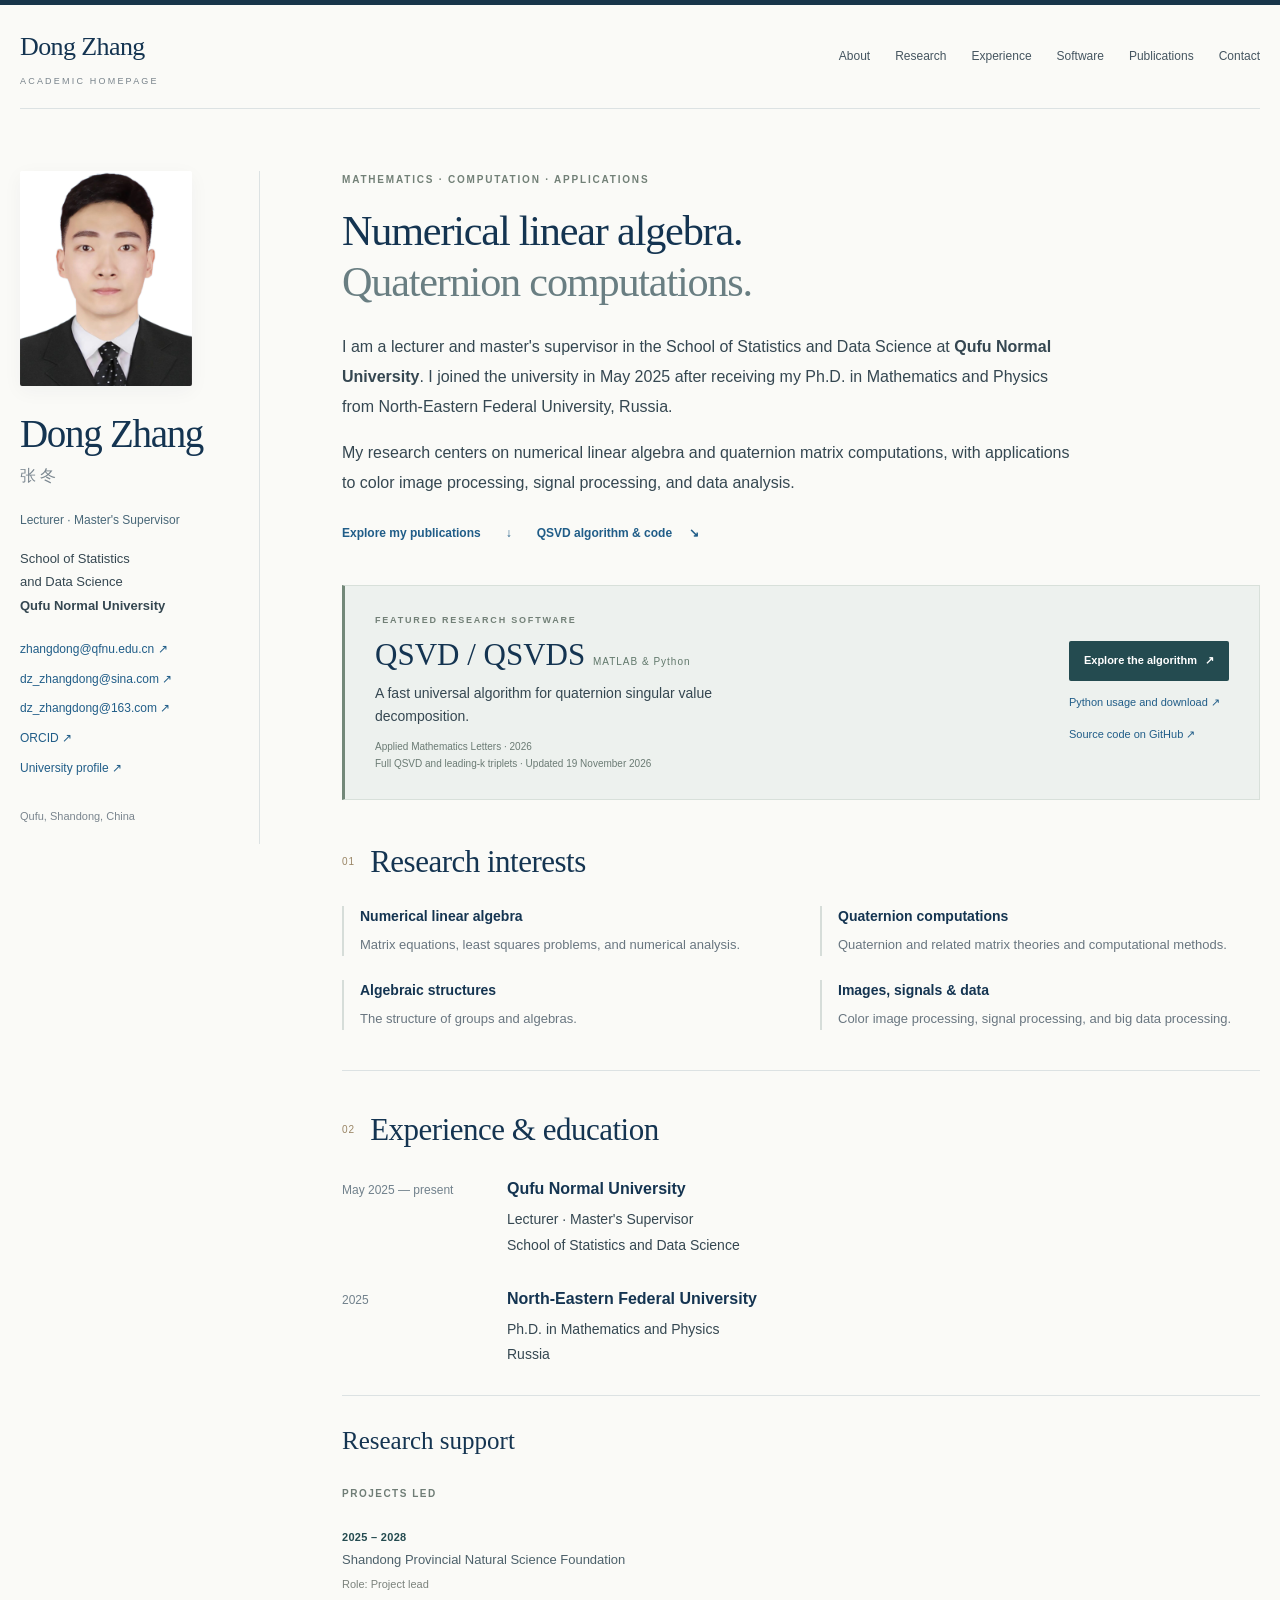
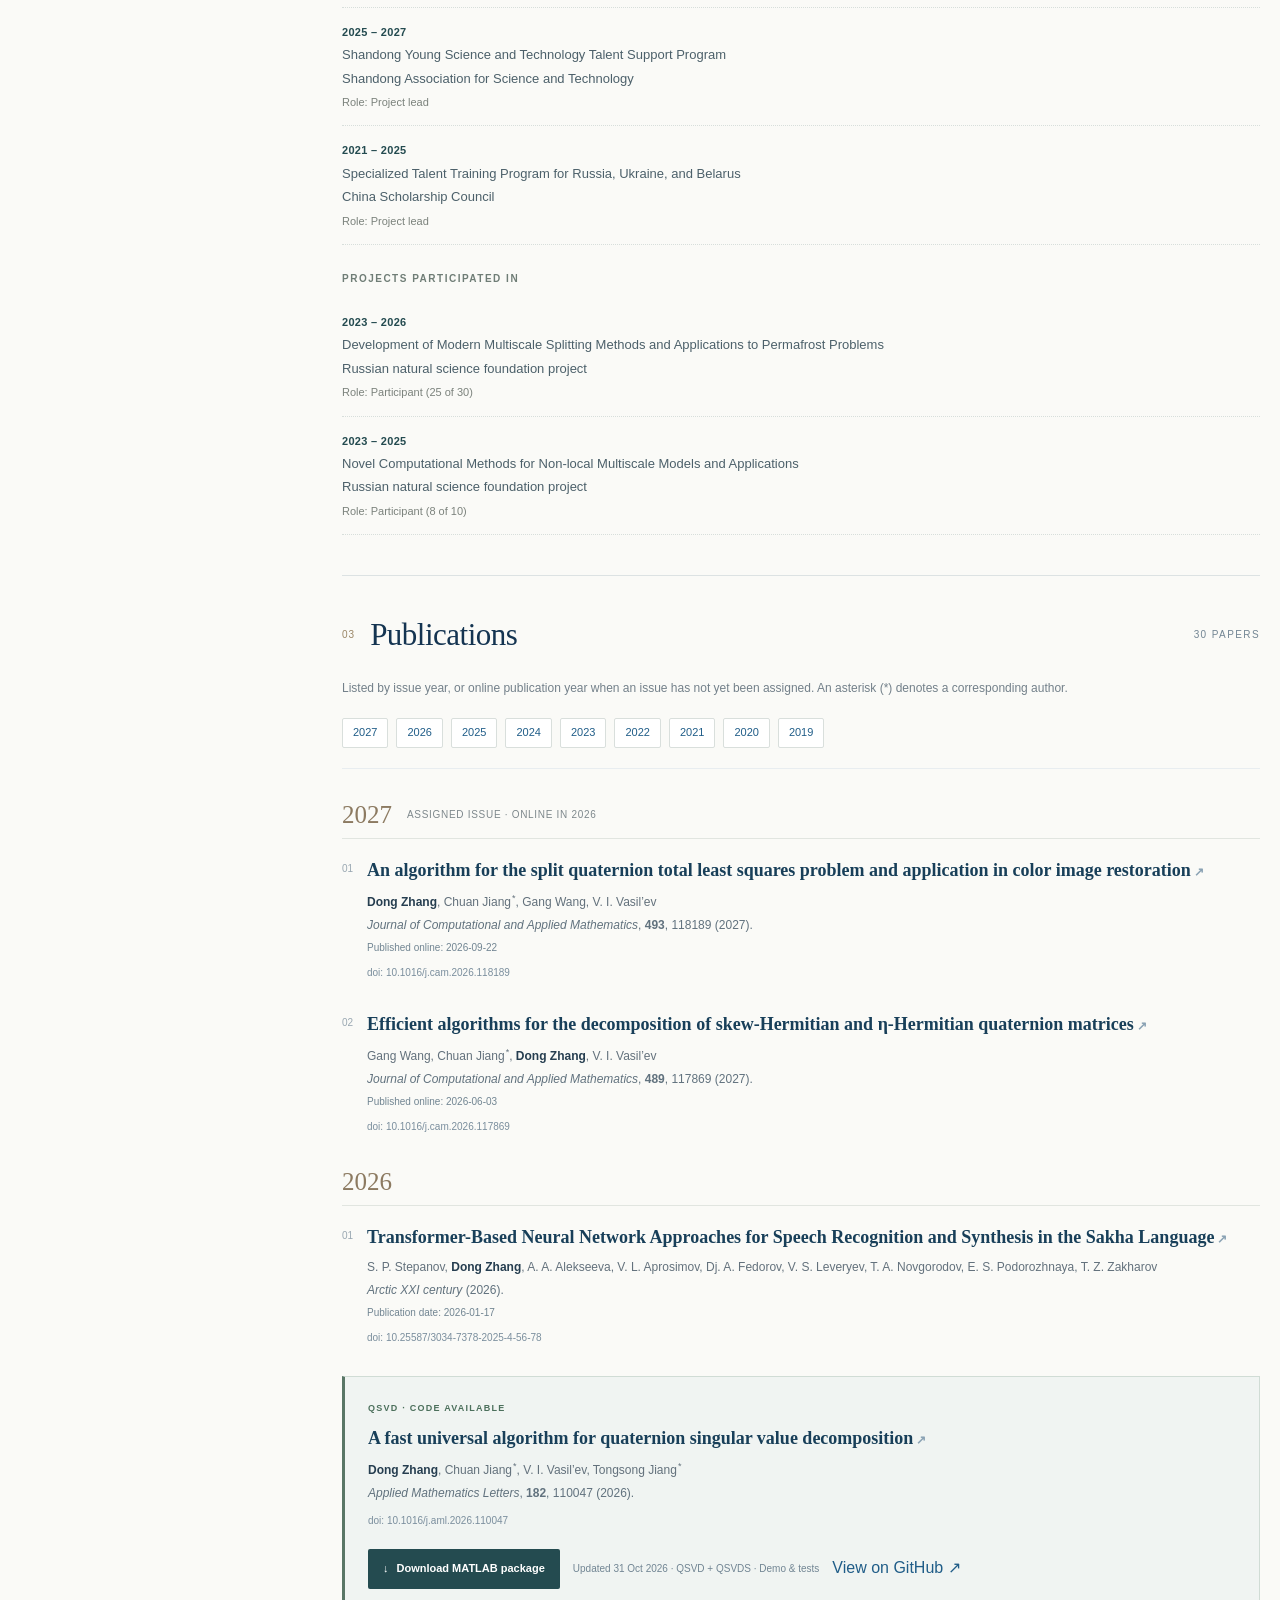
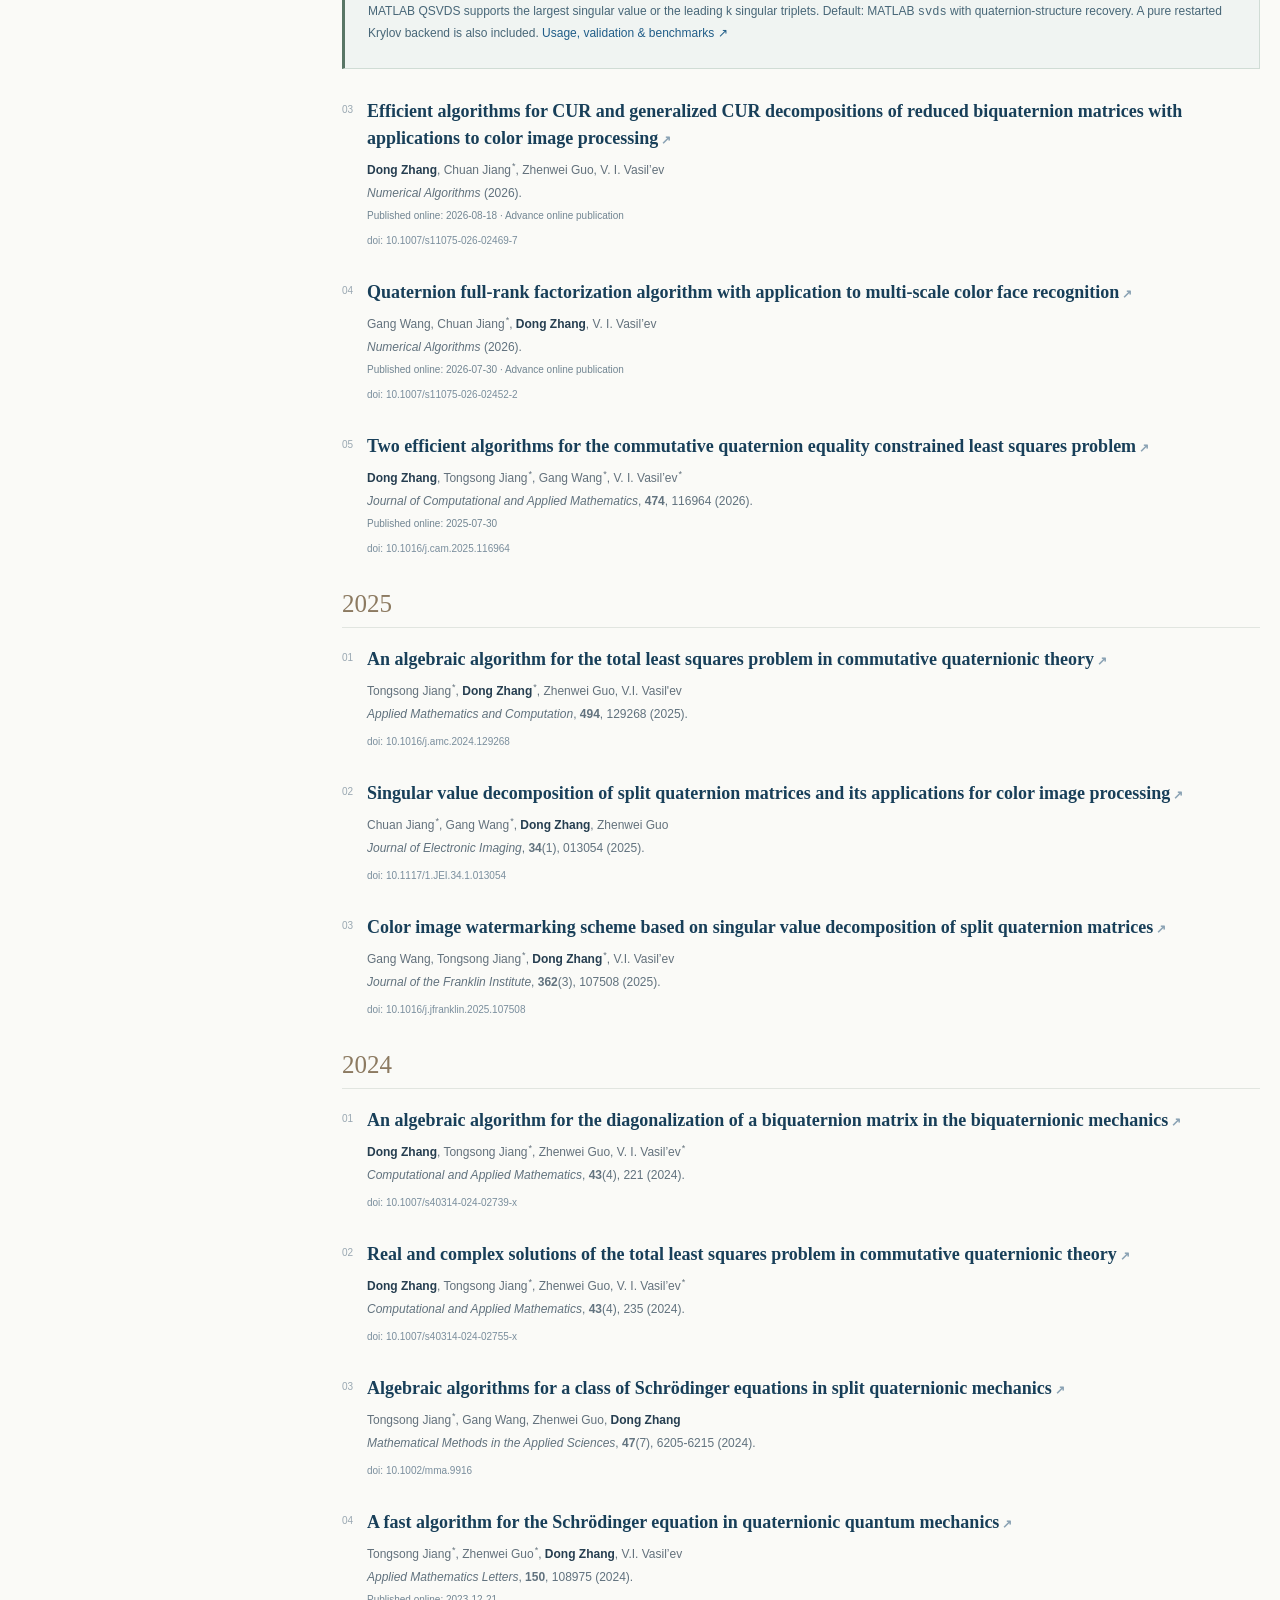
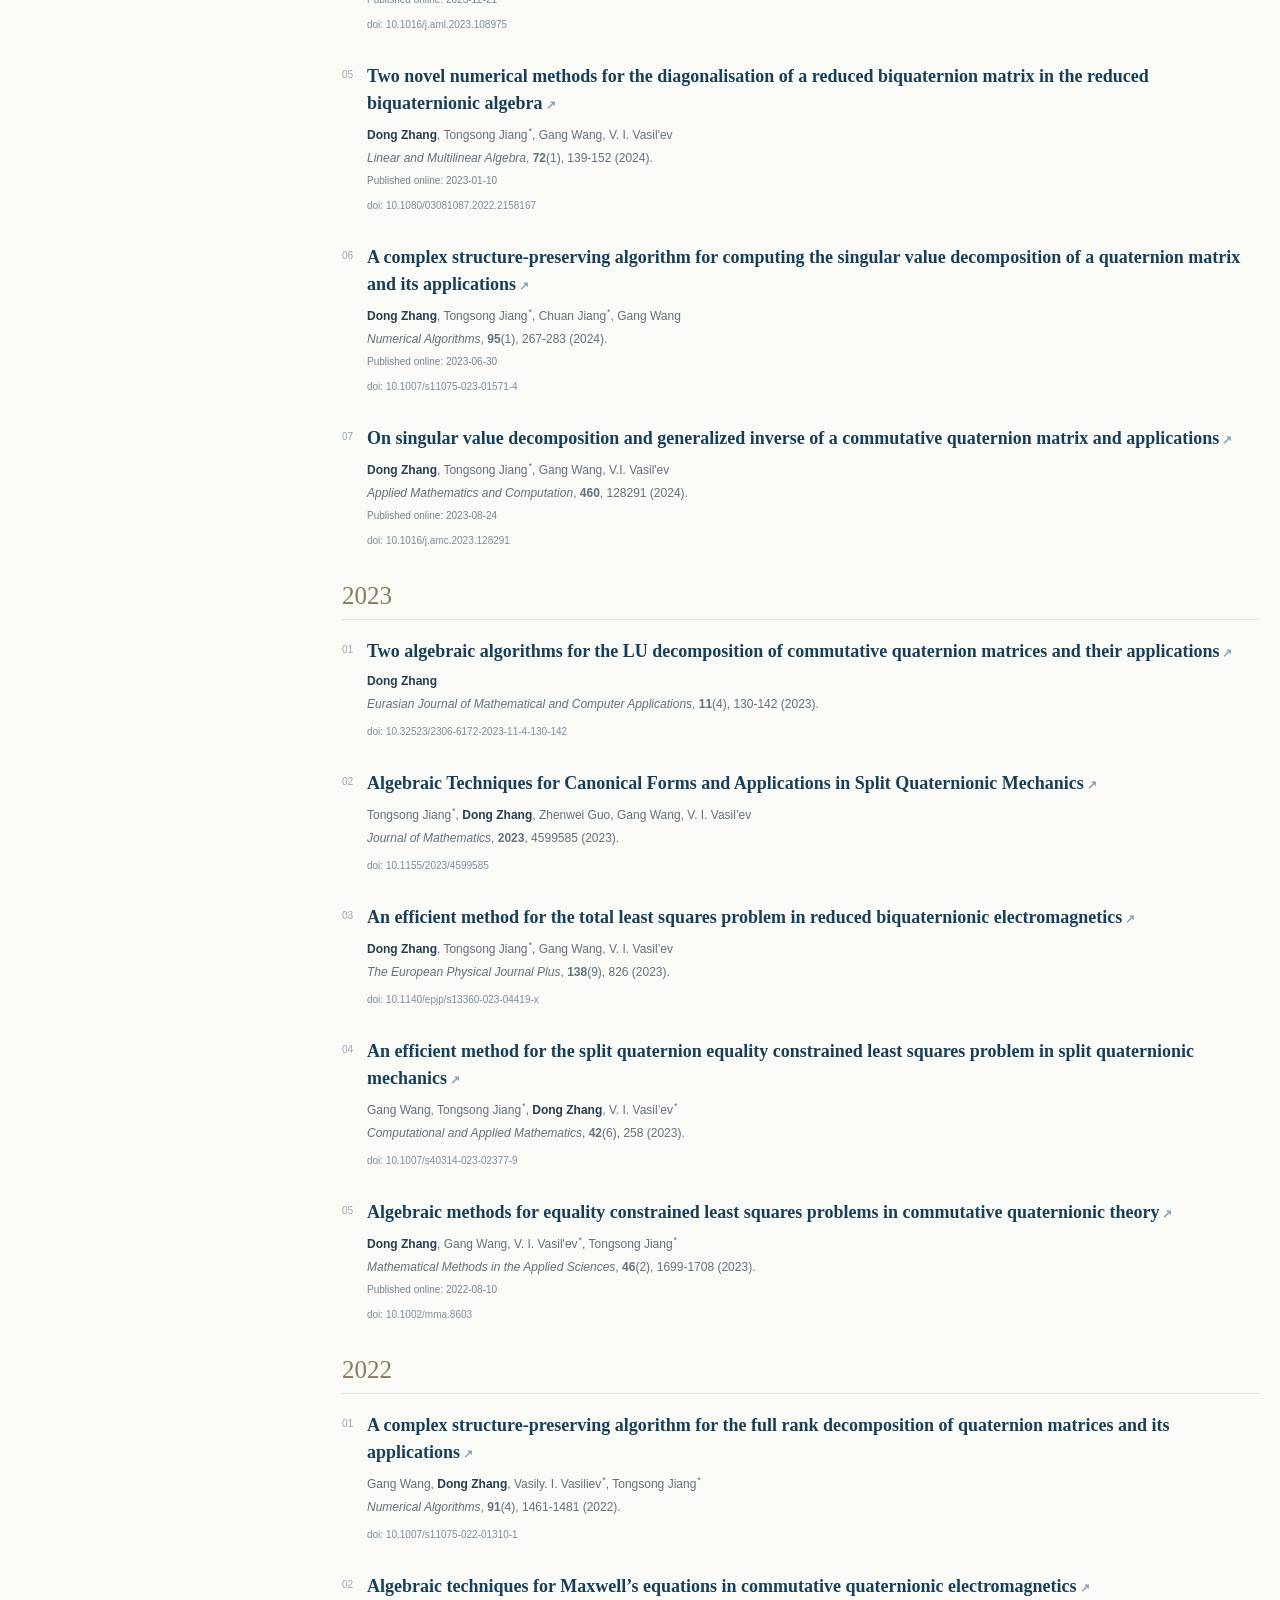
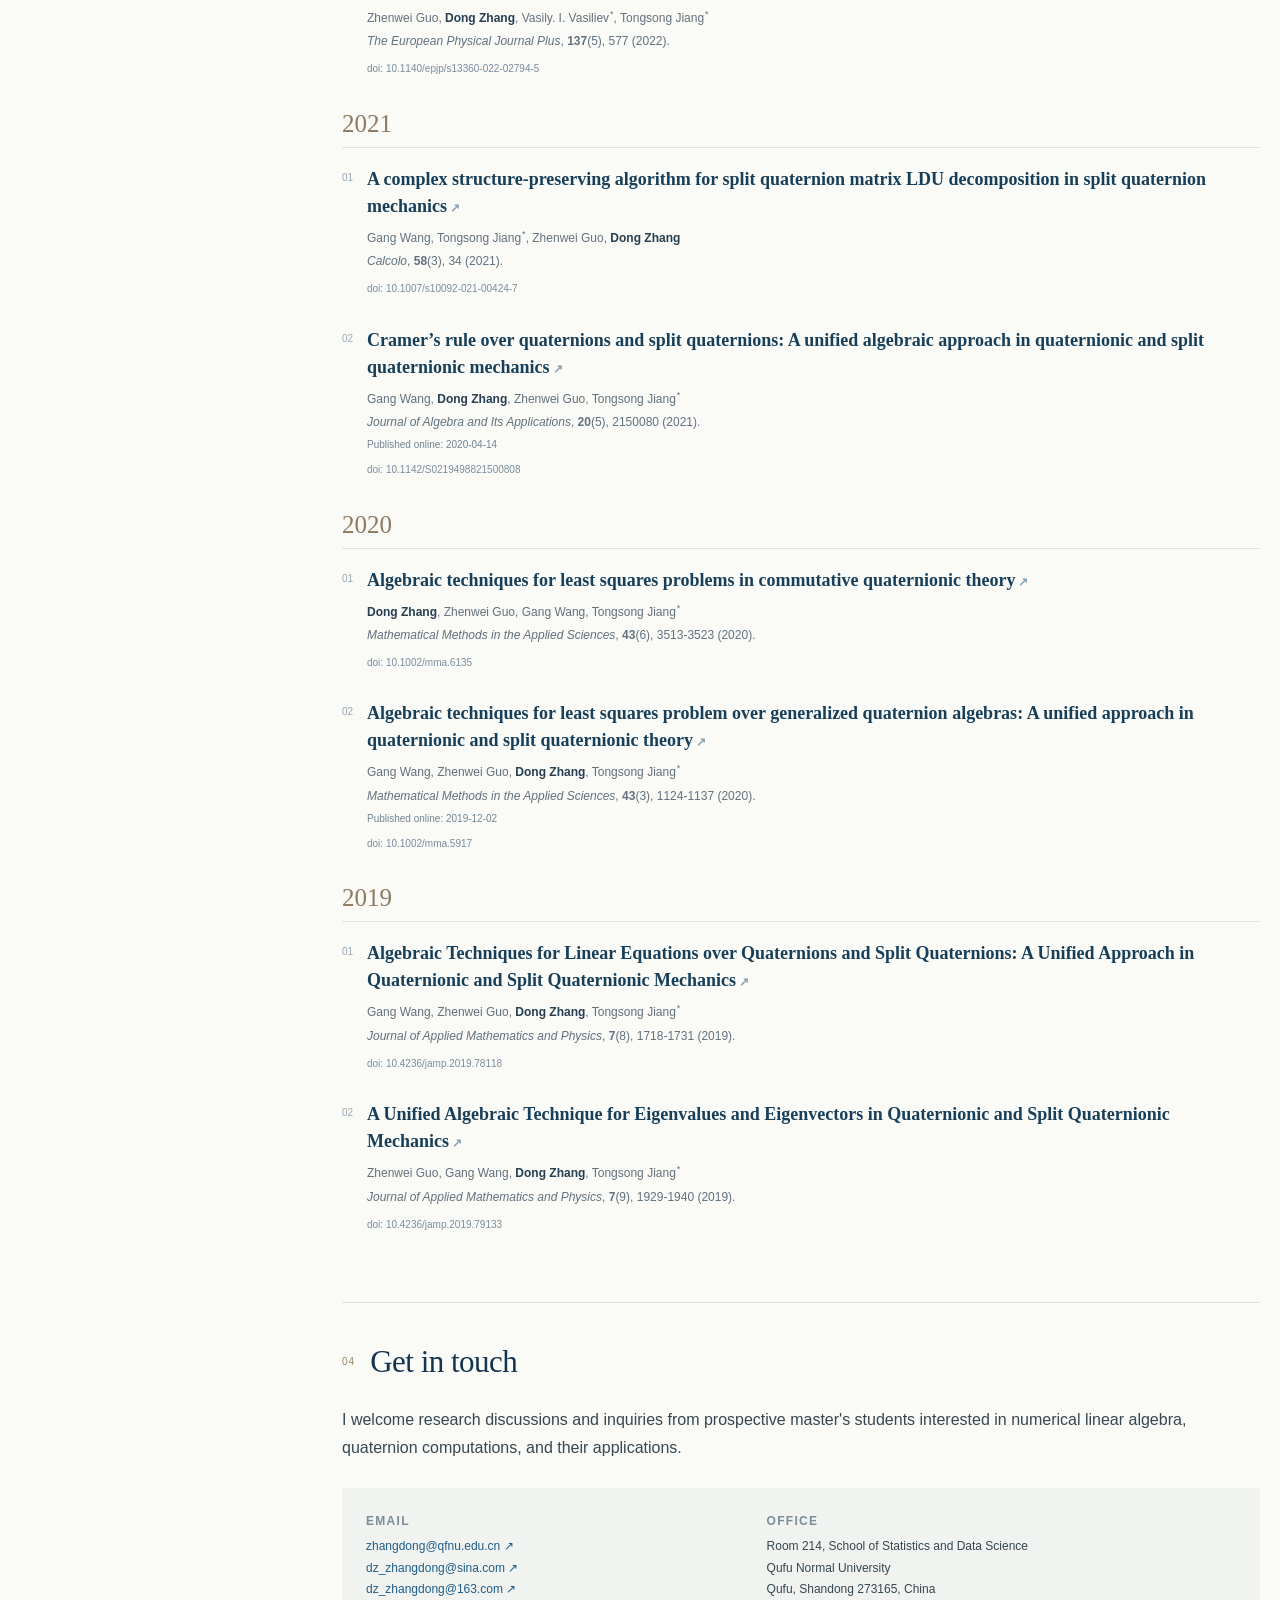
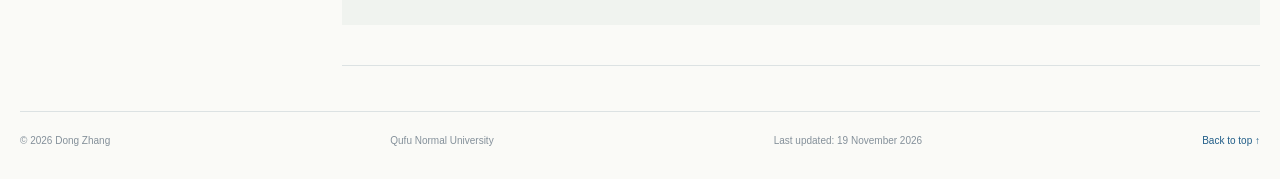
<file: index.html>
<!doctype html>
<html lang="en"><head><meta charset="utf-8"><meta name="viewport" content="width=device-width,initial-scale=1"><title>Dong Zhang (张冬) | Qufu Normal University</title><meta name="description" content="Dong Zhang (张冬), Qufu Normal University. Numerical linear algebra, quaternion matrix computations, publications, and QSVD code in MATLAB and Python."><link rel="canonical" href="https://zhangdong1107.github.io/"><meta name="robots" content="index,follow"><link rel="icon" href="/favicon.svg"><link rel="stylesheet" href="/styles.css"><script data-goatcounter="https://zhangdong1107.goatcounter.com/count" async src="/assets/goatcounter.js"></script></head><body><link rel="preload" as="image" href="/images/dong-zhang.jpg" fetchPriority="high"/><a class="skip-link" href="#main">Skip to content</a><header class="site-header"><a class="wordmark" href="#top">Dong Zhang<span>Academic homepage</span></a><nav aria-label="Main navigation"><a href="#about">About</a><a href="#research">Research</a><a href="#experience">Experience</a><a href="/qsvd/">Software</a><a href="#publications">Publications</a><a href="#contact">Contact</a></nav></header><div class="page-shell" id="top"><aside class="profile"><img class="profile-portrait" src="/images/dong-zhang.jpg" alt="Portrait of Dong Zhang" width="400" height="500" fetchPriority="high"/><h1>Dong Zhang</h1><p class="chinese-name" lang="zh">张冬</p><p class="role">Lecturer · Master&#x27;s Supervisor</p><p class="affiliation">School of Statistics<br/>and Data Science<br/><strong>Qufu Normal University</strong></p><div class="profile-links"><a href="mailto:zhangdong@qfnu.edu.cn">zhangdong@qfnu.edu.cn ↗</a><a href="mailto:dz_zhangdong@sina.com">dz_zhangdong@sina.com ↗</a><a href="mailto:dz_zhangdong@163.com">dz_zhangdong@163.com ↗</a><a href="https://orcid.org/0000-0003-4688-7762" target="_blank" rel="noreferrer">ORCID ↗</a><a href="http://web.qfnu.edu.cn/zhangdong/zh_CN/index.htm" target="_blank" rel="noreferrer">University profile ↗</a></div><p class="location">Qufu, Shandong, China</p></aside><main id="main"><section id="about" class="intro"><p class="eyebrow">Mathematics · Computation · Applications</p><h2>Numerical linear algebra.<br><span class="intro-accent">Quaternion computations.</span></h2><p>I am a lecturer and master&#x27;s supervisor in the School of Statistics and Data Science at <strong>Qufu Normal University</strong>. I joined the university in May 2025 after receiving my Ph.D. in Mathematics and Physics from North-Eastern Federal University, Russia.</p><p>My research centers on numerical linear algebra and quaternion matrix computations, with applications to color image processing, signal processing, and data analysis.</p><a class="text-link" href="#publications">Explore my publications <span>↓</span></a><a class="qsvd-shortcut" href="/qsvd/">QSVD algorithm &amp; code <span>↘</span></a></section><section class="software-feature" aria-labelledby="software-title"><div><p class="eyebrow">Featured research software</p><h2 id="software-title">QSVD / QSVDS <span>MATLAB &amp; Python</span></h2><p>A fast universal algorithm for quaternion singular value decomposition.</p><p class="software-meta">Applied Mathematics Letters · 2026<br>Full QSVD and leading-k triplets · Updated 19 November 2026</p></div><div class="software-actions"><a class="download-button" href="/qsvd/">Explore the algorithm <span aria-hidden="true">↗</span></a><a href="/qsvd/#python">Python usage and download ↗</a><a href="https://github.com/zhangdong1107/QSVD" data-goatcounter-click="qsvd-github" data-goatcounter-title="QSVD GitHub repository click">Source code on GitHub ↗</a></div></section><section id="research"><div class="section-heading"><span class="section-number">01</span><h2>Research interests</h2></div><div class="research-grid"><div><h3>Numerical linear algebra</h3><p>Matrix equations, least squares problems, and numerical analysis.</p></div><div><h3>Quaternion computations</h3><p>Quaternion and related matrix theories and computational methods.</p></div><div><h3>Algebraic structures</h3><p>The structure of groups and algebras.</p></div><div><h3>Images, signals &amp; data</h3><p>Color image processing, signal processing, and big data processing.</p></div></div></section><section id="experience"><div class="section-heading"><span class="section-number">02</span><h2>Experience &amp; education</h2></div><div class="timeline"><div><p class="date">May 2025 — present</p><div><h3>Qufu Normal University</h3><p>Lecturer · Master&#x27;s Supervisor<br/>School of Statistics and Data Science</p></div></div><div><p class="date">2025</p><div><h3>North-Eastern Federal University</h3><p>Ph.D. in Mathematics and Physics<br/>Russia</p></div></div></div><div class="support"><h3>Research support</h3><h4>Projects led</h4><ul class="funding-list"><li><p><strong>2025 – 2028</strong><br>Shandong Provincial Natural Science Foundation<br><em>Role: Project lead</em></p></li><li><p><strong>2025 – 2027</strong><br>Shandong Young Science and Technology Talent Support Program<br>Shandong Association for Science and Technology<br><em>Role: Project lead</em></p></li><li><p><strong>2021 – 2025</strong><br>Specialized Talent Training Program for Russia, Ukraine, and Belarus<br>China Scholarship Council<br><em>Role: Project lead</em></p></li></ul><h4>Projects participated in</h4><ul class="funding-list"><li><p><strong>2023 – 2026</strong><br>Development of Modern Multiscale Splitting Methods and Applications to Permafrost Problems<br>Russian natural science foundation project<br><em>Role: Participant (25 of 30)</em></p></li><li><p><strong>2023 – 2025</strong><br>Novel Computational Methods for Non-local Multiscale Models and Applications<br>Russian natural science foundation project<br><em>Role: Participant (8 of 10)</em></p></li></ul></div></section><section id="publications"><div class="section-heading"><span class="section-number">03</span><h2>Publications</h2><span class="count">30 papers</span></div><p class="section-note">Listed by issue year, or online publication year when an issue has not yet been assigned. An asterisk (*) denotes a corresponding author.</p><nav class="year-nav" aria-label="Publication years"><a href="#year-2027">2027</a><a href="#year-2026">2026</a><a href="#year-2025">2025</a><a href="#year-2024">2024</a><a href="#year-2023">2023</a><a href="#year-2022">2022</a><a href="#year-2021">2021</a><a href="#year-2020">2020</a><a href="#year-2019">2019</a></nav><div class="publication-year" id="year-2027"><h3>2027<span>Assigned issue · online in 2026</span></h3><ol><li><a class="paper-title" href="https://doi.org/10.1016/j.cam.2026.118189" target="_blank" rel="noreferrer">An algorithm for the split quaternion total least squares problem and application in color image restoration<span aria-hidden="true"> ↗</span></a><p class="authors"><strong>Dong Zhang</strong>, Chuan Jiang<sup>*</sup>, Gang Wang, V. I. Vasil’ev</p><p class="citation"><em>Journal of Computational and Applied Mathematics</em>, <strong>493</strong>, 118189 (2027).</p><p class="online-date">Published online: 2026-09-22</p><a class="doi" href="https://doi.org/10.1016/j.cam.2026.118189" target="_blank" rel="noreferrer">doi: 10.1016/j.cam.2026.118189</a></li><li><a class="paper-title" href="https://doi.org/10.1016/j.cam.2026.117869" target="_blank" rel="noreferrer">Efficient algorithms for the decomposition of skew-Hermitian and η-Hermitian quaternion matrices<span aria-hidden="true"> ↗</span></a><p class="authors"><span>Gang Wang</span><span>, Chuan Jiang<sup>*</sup></span><span>, <strong>Dong Zhang</strong></span><span>, V. I. Vasil’ev</span></p><p class="citation"><em>Journal of Computational and Applied Mathematics</em>, <strong>489</strong>, 117869 (2027).</p><p class="online-date">Published online: 2026-06-03</p><a class="doi" href="https://doi.org/10.1016/j.cam.2026.117869" target="_blank" rel="noreferrer">doi: 10.1016/j.cam.2026.117869</a></li></ol></div><div class="publication-year" id="year-2026"><h3>2026</h3><ol><li><a class="paper-title" href="https://doi.org/10.25587/3034-7378-2025-4-56-78" target="_blank" rel="noreferrer">Transformer-Based Neural Network Approaches for Speech Recognition and Synthesis in the Sakha Language<span aria-hidden="true"> ↗</span></a><p class="authors">S. P. Stepanov, <strong>Dong Zhang</strong>, A. A. Alekseeva, V. L. Aprosimov, Dj. A. Fedorov, V. S. Leveryev, T. A. Novgorodov, E. S. Podorozhnaya, T. Z. Zakharov</p><p class="citation"><em>Arctic XXI century</em> (2026).</p><p class="online-date">Publication date: 2026-01-17</p><a class="doi" href="https://doi.org/10.25587/3034-7378-2025-4-56-78" target="_blank" rel="noreferrer">doi: 10.25587/3034-7378-2025-4-56-78</a></li><li id="qsvd-aml" class="featured-paper"><span class="code-label">QSVD · Code available</span><a class="paper-title" href="https://doi.org/10.1016/j.aml.2026.110047" target="_blank" rel="noreferrer">A fast universal algorithm for quaternion singular value decomposition<span aria-hidden="true"> ↗</span></a><p class="authors"><span><strong>Dong Zhang</strong></span><span>, Chuan Jiang<sup>*</sup></span><span>, V. I. Vasil’ev</span><span>, Tongsong Jiang<sup>*</sup></span></p><p class="citation"><em>Applied Mathematics Letters</em>, <strong>182</strong>, 110047 (2026).</p><a class="doi" href="https://doi.org/10.1016/j.aml.2026.110047" target="_blank" rel="noreferrer">doi: 10.1016/j.aml.2026.110047</a><div class="paper-software"><a class="download-button" href="/downloads/qsvd-aml-matlab.zip?v=20261031" data-goatcounter-click="qsvd-download" data-goatcounter-title="QSVD MATLAB package download click" download="QSVD-AML-MATLAB.zip"><span aria-hidden="true">↓</span> Download MATLAB package</a><span>Updated 31 Oct 2026 · QSVD + QSVDS · Demo &amp; tests</span><a href="https://github.com/zhangdong1107/QSVD" data-goatcounter-click="qsvd-github" data-goatcounter-title="QSVD GitHub repository click" target="_blank" rel="noreferrer">View on GitHub ↗</a></div><p class="software-update">MATLAB QSVDS supports the largest singular value or the leading k singular triplets. Default: MATLAB <code>svds</code> with quaternion-structure recovery. A pure restarted Krylov backend is also included. <a href="/qsvd/#partial">Usage, validation &amp; benchmarks ↗</a></p></li><li><a class="paper-title" href="https://doi.org/10.1007/s11075-026-02469-7" target="_blank" rel="noreferrer">Efficient algorithms for CUR and generalized CUR decompositions of reduced biquaternion matrices with applications to color image processing<span aria-hidden="true"> ↗</span></a><p class="authors"><span><strong>Dong Zhang</strong></span><span>, Chuan Jiang<sup>*</sup></span><span>, Zhenwei Guo</span><span>, V. I. Vasil’ev</span></p><p class="citation"><em>Numerical Algorithms</em> (2026).</p><p class="online-date">Published online: 2026-08-18 · Advance online publication</p><a class="doi" href="https://doi.org/10.1007/s11075-026-02469-7" target="_blank" rel="noreferrer">doi: 10.1007/s11075-026-02469-7</a></li><li><a class="paper-title" href="https://doi.org/10.1007/s11075-026-02452-2" target="_blank" rel="noreferrer">Quaternion full-rank factorization algorithm with application to multi-scale color face recognition<span aria-hidden="true"> ↗</span></a><p class="authors"><span>Gang Wang</span><span>, Chuan Jiang<sup>*</sup></span><span>, <strong>Dong Zhang</strong></span><span>, V. I. Vasil’ev</span></p><p class="citation"><em>Numerical Algorithms</em> (2026).</p><p class="online-date">Published online: 2026-07-30 · Advance online publication</p><a class="doi" href="https://doi.org/10.1007/s11075-026-02452-2" target="_blank" rel="noreferrer">doi: 10.1007/s11075-026-02452-2</a></li><li><a class="paper-title" href="https://doi.org/10.1016/j.cam.2025.116964" target="_blank" rel="noreferrer">Two efficient algorithms for the commutative quaternion equality constrained least squares problem<span aria-hidden="true"> ↗</span></a><p class="authors"><span><strong>Dong Zhang</strong></span><span>, Tongsong Jiang<sup>*</sup></span><span>, Gang Wang<sup>*</sup></span><span>, V. I. Vasil’ev<sup>*</sup></span></p><p class="citation"><em>Journal of Computational and Applied Mathematics</em>, <strong>474</strong>, 116964 (2026).</p><p class="online-date">Published online: 2025-07-30</p><a class="doi" href="https://doi.org/10.1016/j.cam.2025.116964" target="_blank" rel="noreferrer">doi: 10.1016/j.cam.2025.116964</a></li></ol></div><div class="publication-year" id="year-2025"><h3>2025</h3><ol><li><a class="paper-title" href="https://doi.org/10.1016/j.amc.2024.129268" target="_blank" rel="noreferrer">An algebraic algorithm for the total least squares problem in commutative quaternionic theory<span aria-hidden="true"> ↗</span></a><p class="authors"><span>Tongsong Jiang<sup>*</sup></span><span>, <strong>Dong Zhang</strong><sup>*</sup></span><span>, Zhenwei Guo</span><span>, V.I. Vasil&#x27;ev</span></p><p class="citation"><em>Applied Mathematics and Computation</em>, <strong>494</strong>, 129268 (2025).</p><a class="doi" href="https://doi.org/10.1016/j.amc.2024.129268" target="_blank" rel="noreferrer">doi: 10.1016/j.amc.2024.129268</a></li><li><a class="paper-title" href="https://doi.org/10.1117/1.JEI.34.1.013054" target="_blank" rel="noreferrer">Singular value decomposition of split quaternion matrices and its applications for color image processing<span aria-hidden="true"> ↗</span></a><p class="authors"><span>Chuan Jiang<sup>*</sup></span><span>, Gang Wang<sup>*</sup></span><span>, <strong>Dong Zhang</strong></span><span>, Zhenwei Guo</span></p><p class="citation"><em>Journal of Electronic Imaging</em>, <strong>34</strong>(1), 013054 (2025).</p><a class="doi" href="https://doi.org/10.1117/1.JEI.34.1.013054" target="_blank" rel="noreferrer">doi: 10.1117/1.JEI.34.1.013054</a></li><li><a class="paper-title" href="https://doi.org/10.1016/j.jfranklin.2025.107508" target="_blank" rel="noreferrer">Color image watermarking scheme based on singular value decomposition of split quaternion matrices<span aria-hidden="true"> ↗</span></a><p class="authors"><span>Gang Wang</span><span>, Tongsong Jiang<sup>*</sup></span><span>, <strong>Dong Zhang</strong><sup>*</sup></span><span>, V.I. Vasil’ev</span></p><p class="citation"><em>Journal of the Franklin Institute</em>, <strong>362</strong>(3), 107508 (2025).</p><a class="doi" href="https://doi.org/10.1016/j.jfranklin.2025.107508" target="_blank" rel="noreferrer">doi: 10.1016/j.jfranklin.2025.107508</a></li></ol></div><div class="publication-year" id="year-2024"><h3>2024</h3><ol><li><a class="paper-title" href="https://doi.org/10.1007/s40314-024-02739-x" target="_blank" rel="noreferrer">An algebraic algorithm for the diagonalization of a biquaternion matrix in the biquaternionic mechanics<span aria-hidden="true"> ↗</span></a><p class="authors"><span><strong>Dong Zhang</strong></span><span>, Tongsong Jiang<sup>*</sup></span><span>, Zhenwei Guo</span><span>, V. I. Vasil’ev<sup>*</sup></span></p><p class="citation"><em>Computational and Applied Mathematics</em>, <strong>43</strong>(4), 221 (2024).</p><a class="doi" href="https://doi.org/10.1007/s40314-024-02739-x" target="_blank" rel="noreferrer">doi: 10.1007/s40314-024-02739-x</a></li><li><a class="paper-title" href="https://doi.org/10.1007/s40314-024-02755-x" target="_blank" rel="noreferrer">Real and complex solutions of the total least squares problem in commutative quaternionic theory<span aria-hidden="true"> ↗</span></a><p class="authors"><span><strong>Dong Zhang</strong></span><span>, Tongsong Jiang<sup>*</sup></span><span>, Zhenwei Guo</span><span>, V. I. Vasil’ev<sup>*</sup></span></p><p class="citation"><em>Computational and Applied Mathematics</em>, <strong>43</strong>(4), 235 (2024).</p><a class="doi" href="https://doi.org/10.1007/s40314-024-02755-x" target="_blank" rel="noreferrer">doi: 10.1007/s40314-024-02755-x</a></li><li><a class="paper-title" href="https://doi.org/10.1002/mma.9916" target="_blank" rel="noreferrer">Algebraic algorithms for a class of Schrödinger equations in split quaternionic mechanics<span aria-hidden="true"> ↗</span></a><p class="authors"><span>Tongsong Jiang<sup>*</sup></span><span>, Gang Wang</span><span>, Zhenwei Guo</span><span>, <strong>Dong Zhang</strong></span></p><p class="citation"><em>Mathematical Methods in the Applied Sciences</em>, <strong>47</strong>(7), 6205-6215 (2024).</p><a class="doi" href="https://doi.org/10.1002/mma.9916" target="_blank" rel="noreferrer">doi: 10.1002/mma.9916</a></li><li><a class="paper-title" href="https://doi.org/10.1016/j.aml.2023.108975" target="_blank" rel="noreferrer">A fast algorithm for the Schrödinger equation in quaternionic quantum mechanics<span aria-hidden="true"> ↗</span></a><p class="authors"><span>Tongsong Jiang<sup>*</sup></span><span>, Zhenwei Guo<sup>*</sup></span><span>, <strong>Dong Zhang</strong></span><span>, V.I. Vasil’ev</span></p><p class="citation"><em>Applied Mathematics Letters</em>, <strong>150</strong>, 108975 (2024).</p><p class="online-date">Published online: 2023-12-21</p><a class="doi" href="https://doi.org/10.1016/j.aml.2023.108975" target="_blank" rel="noreferrer">doi: 10.1016/j.aml.2023.108975</a></li><li><a class="paper-title" href="https://doi.org/10.1080/03081087.2022.2158167" target="_blank" rel="noreferrer">Two novel numerical methods for the diagonalisation of a reduced biquaternion matrix in the reduced biquaternionic algebra<span aria-hidden="true"> ↗</span></a><p class="authors"><span><strong>Dong Zhang</strong></span><span>, Tongsong Jiang<sup>*</sup></span><span>, Gang Wang</span><span>, V. I. Vasil&#x27;ev</span></p><p class="citation"><em>Linear and Multilinear Algebra</em>, <strong>72</strong>(1), 139-152 (2024).</p><p class="online-date">Published online: 2023-01-10</p><a class="doi" href="https://doi.org/10.1080/03081087.2022.2158167" target="_blank" rel="noreferrer">doi: 10.1080/03081087.2022.2158167</a></li><li><a class="paper-title" href="https://doi.org/10.1007/s11075-023-01571-4" target="_blank" rel="noreferrer">A complex structure-preserving algorithm for computing the singular value decomposition of a quaternion matrix and its applications<span aria-hidden="true"> ↗</span></a><p class="authors"><span><strong>Dong Zhang</strong></span><span>, Tongsong Jiang<sup>*</sup></span><span>, Chuan Jiang<sup>*</sup></span><span>, Gang Wang</span></p><p class="citation"><em>Numerical Algorithms</em>, <strong>95</strong>(1), 267-283 (2024).</p><p class="online-date">Published online: 2023-06-30</p><a class="doi" href="https://doi.org/10.1007/s11075-023-01571-4" target="_blank" rel="noreferrer">doi: 10.1007/s11075-023-01571-4</a></li><li><a class="paper-title" href="https://doi.org/10.1016/j.amc.2023.128291" target="_blank" rel="noreferrer">On singular value decomposition and generalized inverse of a commutative quaternion matrix and applications<span aria-hidden="true"> ↗</span></a><p class="authors"><span><strong>Dong Zhang</strong></span><span>, Tongsong Jiang<sup>*</sup></span><span>, Gang Wang</span><span>, V.I. Vasil&#x27;ev</span></p><p class="citation"><em>Applied Mathematics and Computation</em>, <strong>460</strong>, 128291 (2024).</p><p class="online-date">Published online: 2023-08-24</p><a class="doi" href="https://doi.org/10.1016/j.amc.2023.128291" target="_blank" rel="noreferrer">doi: 10.1016/j.amc.2023.128291</a></li></ol></div><div class="publication-year" id="year-2023"><h3>2023</h3><ol><li><a class="paper-title" href="https://doi.org/10.32523/2306-6172-2023-11-4-130-142" target="_blank" rel="noreferrer">Two algebraic algorithms for the LU decomposition of commutative quaternion matrices and their applications<span aria-hidden="true"> ↗</span></a><p class="authors"><span><strong>Dong Zhang</strong></span></p><p class="citation"><em>Eurasian Journal of Mathematical and Computer Applications</em>, <strong>11</strong>(4), 130-142 (2023).</p><a class="doi" href="https://doi.org/10.32523/2306-6172-2023-11-4-130-142" target="_blank" rel="noreferrer">doi: 10.32523/2306-6172-2023-11-4-130-142</a></li><li><a class="paper-title" href="https://doi.org/10.1155/2023/4599585" target="_blank" rel="noreferrer">Algebraic Techniques for Canonical Forms and Applications in Split Quaternionic Mechanics<span aria-hidden="true"> ↗</span></a><p class="authors"><span>Tongsong Jiang<sup>*</sup></span><span>, <strong>Dong Zhang</strong></span><span>, Zhenwei Guo</span><span>, Gang Wang</span><span>, V. I. Vasil’ev</span></p><p class="citation"><em>Journal of Mathematics</em>, <strong>2023</strong>, 4599585 (2023).</p><a class="doi" href="https://doi.org/10.1155/2023/4599585" target="_blank" rel="noreferrer">doi: 10.1155/2023/4599585</a></li><li><a class="paper-title" href="https://doi.org/10.1140/epjp/s13360-023-04419-x" target="_blank" rel="noreferrer">An efficient method for the total least squares problem in reduced biquaternionic electromagnetics<span aria-hidden="true"> ↗</span></a><p class="authors"><span><strong>Dong Zhang</strong></span><span>, Tongsong Jiang<sup>*</sup></span><span>, Gang Wang</span><span>, V. I. Vasil’ev</span></p><p class="citation"><em>The European Physical Journal Plus</em>, <strong>138</strong>(9), 826 (2023).</p><a class="doi" href="https://doi.org/10.1140/epjp/s13360-023-04419-x" target="_blank" rel="noreferrer">doi: 10.1140/epjp/s13360-023-04419-x</a></li><li><a class="paper-title" href="https://doi.org/10.1007/s40314-023-02377-9" target="_blank" rel="noreferrer">An efficient method for the split quaternion equality constrained least squares problem in split quaternionic mechanics<span aria-hidden="true"> ↗</span></a><p class="authors"><span>Gang Wang</span><span>, Tongsong Jiang<sup>*</sup></span><span>, <strong>Dong Zhang</strong></span><span>, V. I. Vasil’ev<sup>*</sup></span></p><p class="citation"><em>Computational and Applied Mathematics</em>, <strong>42</strong>(6), 258 (2023).</p><a class="doi" href="https://doi.org/10.1007/s40314-023-02377-9" target="_blank" rel="noreferrer">doi: 10.1007/s40314-023-02377-9</a></li><li><a class="paper-title" href="https://doi.org/10.1002/mma.8603" target="_blank" rel="noreferrer">Algebraic methods for equality constrained least squares problems in commutative quaternionic theory<span aria-hidden="true"> ↗</span></a><p class="authors"><span><strong>Dong Zhang</strong></span><span>, Gang Wang</span><span>, V. I. Vasil&#x27;ev<sup>*</sup></span><span>, Tongsong Jiang<sup>*</sup></span></p><p class="citation"><em>Mathematical Methods in the Applied Sciences</em>, <strong>46</strong>(2), 1699-1708 (2023).</p><p class="online-date">Published online: 2022-08-10</p><a class="doi" href="https://doi.org/10.1002/mma.8603" target="_blank" rel="noreferrer">doi: 10.1002/mma.8603</a></li></ol></div><div class="publication-year" id="year-2022"><h3>2022</h3><ol><li><a class="paper-title" href="https://doi.org/10.1007/s11075-022-01310-1" target="_blank" rel="noreferrer">A complex structure-preserving algorithm for the full rank decomposition of quaternion matrices and its applications<span aria-hidden="true"> ↗</span></a><p class="authors"><span>Gang Wang</span><span>, <strong>Dong Zhang</strong></span><span>, Vasily. I. Vasiliev<sup>*</sup></span><span>, Tongsong Jiang<sup>*</sup></span></p><p class="citation"><em>Numerical Algorithms</em>, <strong>91</strong>(4), 1461-1481 (2022).</p><a class="doi" href="https://doi.org/10.1007/s11075-022-01310-1" target="_blank" rel="noreferrer">doi: 10.1007/s11075-022-01310-1</a></li><li><a class="paper-title" href="https://doi.org/10.1140/epjp/s13360-022-02794-5" target="_blank" rel="noreferrer">Algebraic techniques for Maxwell’s equations in commutative quaternionic electromagnetics<span aria-hidden="true"> ↗</span></a><p class="authors"><span>Zhenwei Guo</span><span>, <strong>Dong Zhang</strong></span><span>, Vasily. I. Vasiliev<sup>*</sup></span><span>, Tongsong Jiang<sup>*</sup></span></p><p class="citation"><em>The European Physical Journal Plus</em>, <strong>137</strong>(5), 577 (2022).</p><a class="doi" href="https://doi.org/10.1140/epjp/s13360-022-02794-5" target="_blank" rel="noreferrer">doi: 10.1140/epjp/s13360-022-02794-5</a></li></ol></div><div class="publication-year" id="year-2021"><h3>2021</h3><ol><li><a class="paper-title" href="https://doi.org/10.1007/s10092-021-00424-7" target="_blank" rel="noreferrer">A complex structure-preserving algorithm for split quaternion matrix LDU decomposition in split quaternion mechanics<span aria-hidden="true"> ↗</span></a><p class="authors"><span>Gang Wang</span><span>, Tongsong Jiang<sup>*</sup></span><span>, Zhenwei Guo</span><span>, <strong>Dong Zhang</strong></span></p><p class="citation"><em>Calcolo</em>, <strong>58</strong>(3), 34 (2021).</p><a class="doi" href="https://doi.org/10.1007/s10092-021-00424-7" target="_blank" rel="noreferrer">doi: 10.1007/s10092-021-00424-7</a></li><li><a class="paper-title" href="https://doi.org/10.1142/S0219498821500808" target="_blank" rel="noreferrer">Cramer’s rule over quaternions and split quaternions: A unified algebraic approach in quaternionic and split quaternionic mechanics<span aria-hidden="true"> ↗</span></a><p class="authors"><span>Gang Wang</span><span>, <strong>Dong Zhang</strong></span><span>, Zhenwei Guo</span><span>, Tongsong Jiang<sup>*</sup></span></p><p class="citation"><em>Journal of Algebra and Its Applications</em>, <strong>20</strong>(5), 2150080 (2021).</p><p class="online-date">Published online: 2020-04-14</p><a class="doi" href="https://doi.org/10.1142/S0219498821500808" target="_blank" rel="noreferrer">doi: 10.1142/S0219498821500808</a></li></ol></div><div class="publication-year" id="year-2020"><h3>2020</h3><ol><li><a class="paper-title" href="https://doi.org/10.1002/mma.6135" target="_blank" rel="noreferrer">Algebraic techniques for least squares problems in commutative quaternionic theory<span aria-hidden="true"> ↗</span></a><p class="authors"><span><strong>Dong Zhang</strong></span><span>, Zhenwei Guo</span><span>, Gang Wang</span><span>, Tongsong Jiang<sup>*</sup></span></p><p class="citation"><em>Mathematical Methods in the Applied Sciences</em>, <strong>43</strong>(6), 3513-3523 (2020).</p><a class="doi" href="https://doi.org/10.1002/mma.6135" target="_blank" rel="noreferrer">doi: 10.1002/mma.6135</a></li><li><a class="paper-title" href="https://doi.org/10.1002/mma.5917" target="_blank" rel="noreferrer">Algebraic techniques for least squares problem over generalized quaternion algebras: A unified approach in quaternionic and split quaternionic theory<span aria-hidden="true"> ↗</span></a><p class="authors"><span>Gang Wang</span><span>, Zhenwei Guo</span><span>, <strong>Dong Zhang</strong></span><span>, Tongsong Jiang<sup>*</sup></span></p><p class="citation"><em>Mathematical Methods in the Applied Sciences</em>, <strong>43</strong>(3), 1124-1137 (2020).</p><p class="online-date">Published online: 2019-12-02</p><a class="doi" href="https://doi.org/10.1002/mma.5917" target="_blank" rel="noreferrer">doi: 10.1002/mma.5917</a></li></ol></div><div class="publication-year" id="year-2019"><h3>2019</h3><ol><li><a class="paper-title" href="https://doi.org/10.4236/jamp.2019.78118" target="_blank" rel="noreferrer">Algebraic Techniques for Linear Equations over Quaternions and Split Quaternions: A Unified Approach in Quaternionic and Split Quaternionic Mechanics<span aria-hidden="true"> ↗</span></a><p class="authors"><span>Gang Wang</span><span>, Zhenwei Guo</span><span>, <strong>Dong Zhang</strong></span><span>, Tongsong Jiang<sup>*</sup></span></p><p class="citation"><em>Journal of Applied Mathematics and Physics</em>, <strong>7</strong>(8), 1718-1731 (2019).</p><a class="doi" href="https://doi.org/10.4236/jamp.2019.78118" target="_blank" rel="noreferrer">doi: 10.4236/jamp.2019.78118</a></li><li><a class="paper-title" href="https://doi.org/10.4236/jamp.2019.79133" target="_blank" rel="noreferrer">A Unified Algebraic Technique for Eigenvalues and Eigenvectors in Quaternionic and Split Quaternionic Mechanics<span aria-hidden="true"> ↗</span></a><p class="authors"><span>Zhenwei Guo</span><span>, Gang Wang</span><span>, <strong>Dong Zhang</strong></span><span>, Tongsong Jiang<sup>*</sup></span></p><p class="citation"><em>Journal of Applied Mathematics and Physics</em>, <strong>7</strong>(9), 1929-1940 (2019).</p><a class="doi" href="https://doi.org/10.4236/jamp.2019.79133" target="_blank" rel="noreferrer">doi: 10.4236/jamp.2019.79133</a></li></ol></div></section><section id="contact"><div class="section-heading"><span class="section-number">04</span><h2>Get in touch</h2></div><p>I welcome research discussions and inquiries from prospective master&#x27;s students interested in numerical linear algebra, quaternion computations, and their applications.</p><div class="contact-grid"><div><h3>Email</h3><a href="mailto:zhangdong@qfnu.edu.cn">zhangdong@qfnu.edu.cn ↗</a><a href="mailto:dz_zhangdong@sina.com">dz_zhangdong@sina.com ↗</a><a href="mailto:dz_zhangdong@163.com">dz_zhangdong@163.com ↗</a></div><div><h3>Office</h3><p>Room 214, School of Statistics and Data Science<br/>Qufu Normal University<br/>Qufu, Shandong 273165, China</p></div></div></section></main></div><footer><span>© 2026 Dong Zhang</span><span>Qufu Normal University</span><span>Last updated: <time datetime="2026-11-19">19 November 2026</time></span><a href="#top">Back to top ↑</a></footer></body></html>
</file>
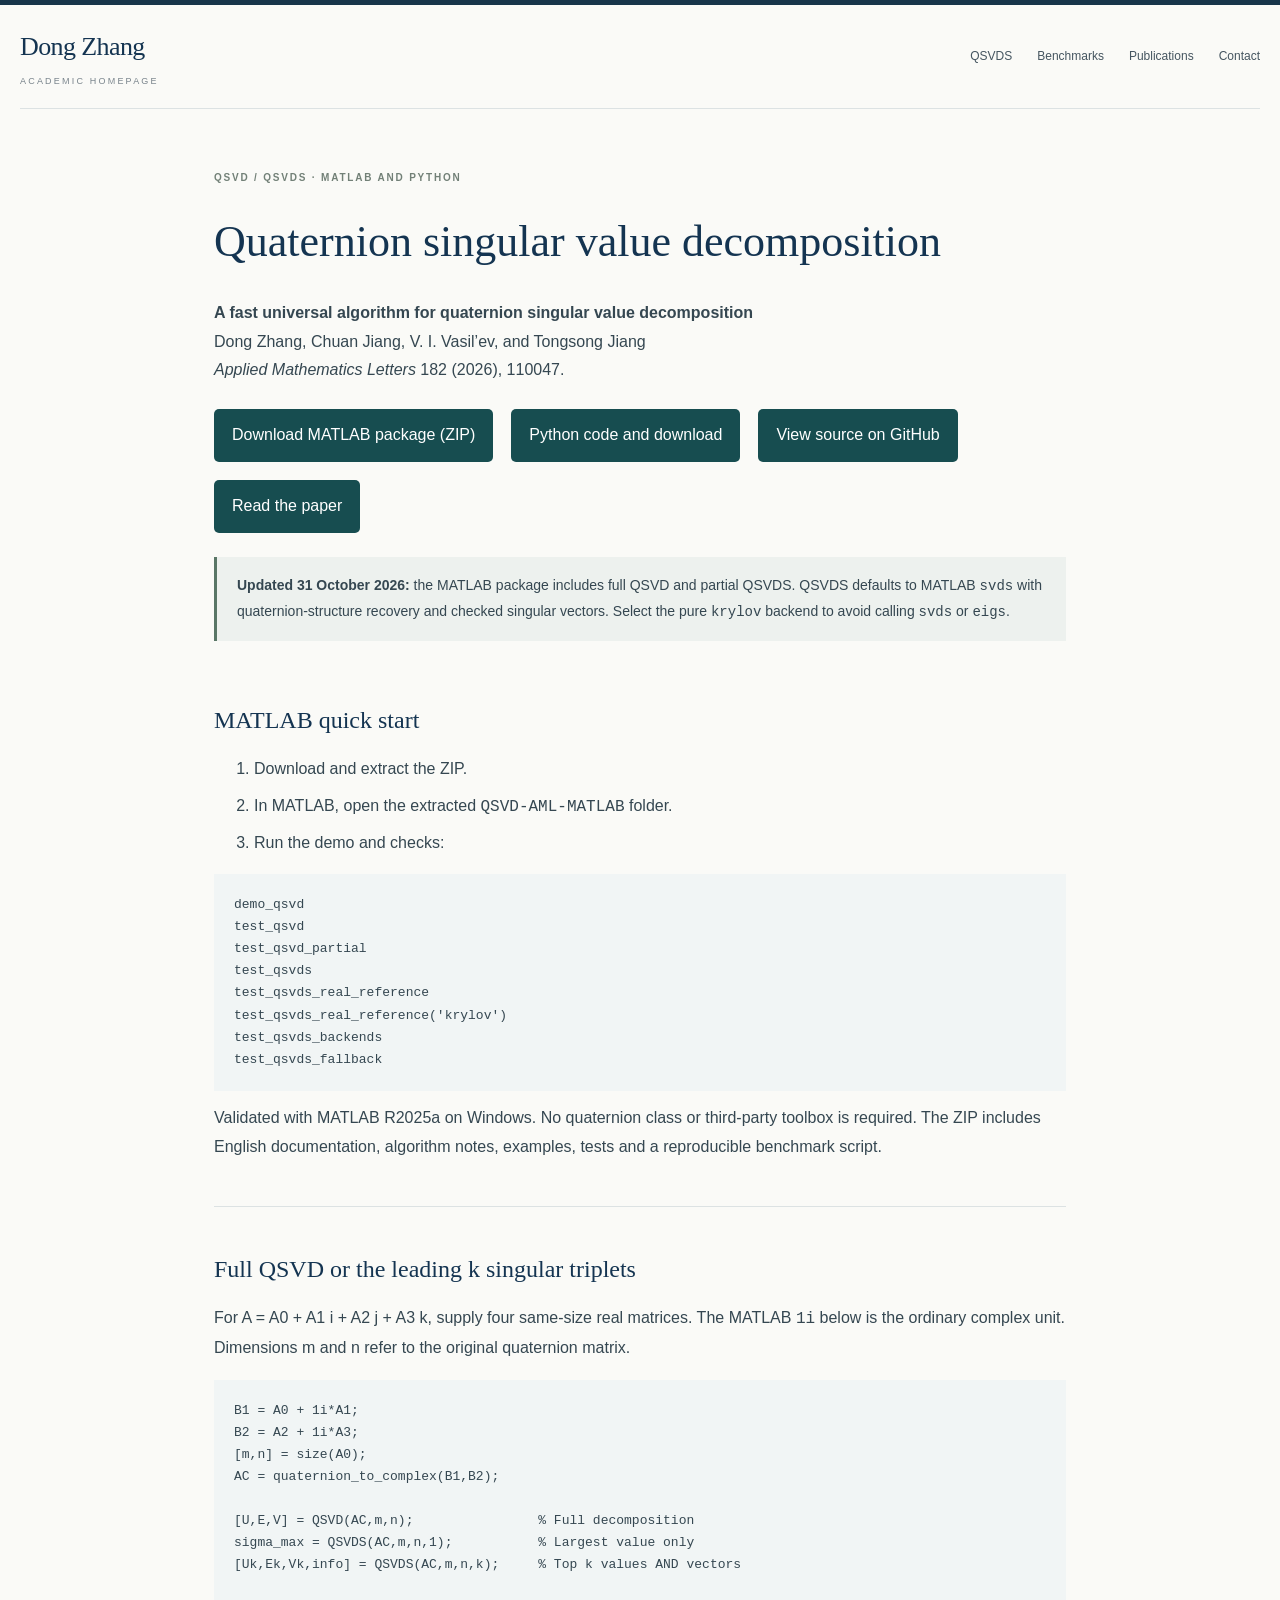
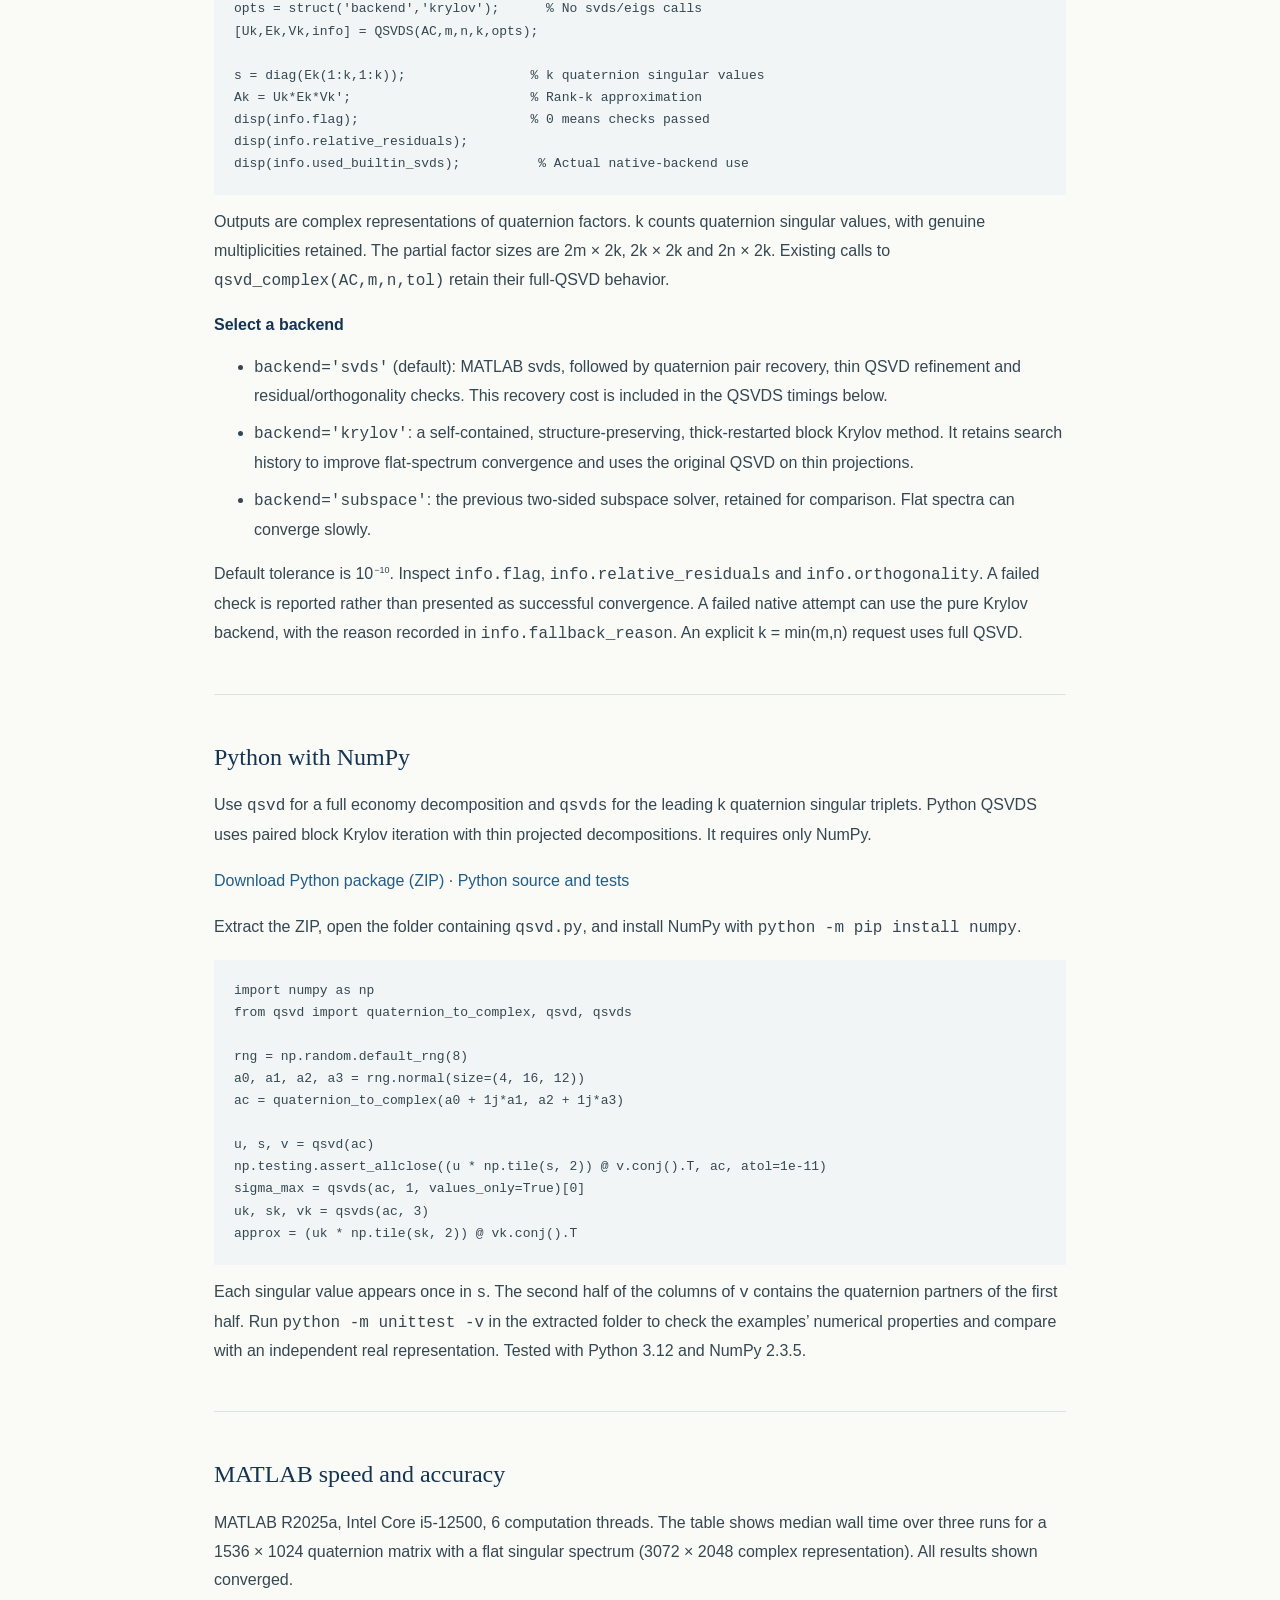
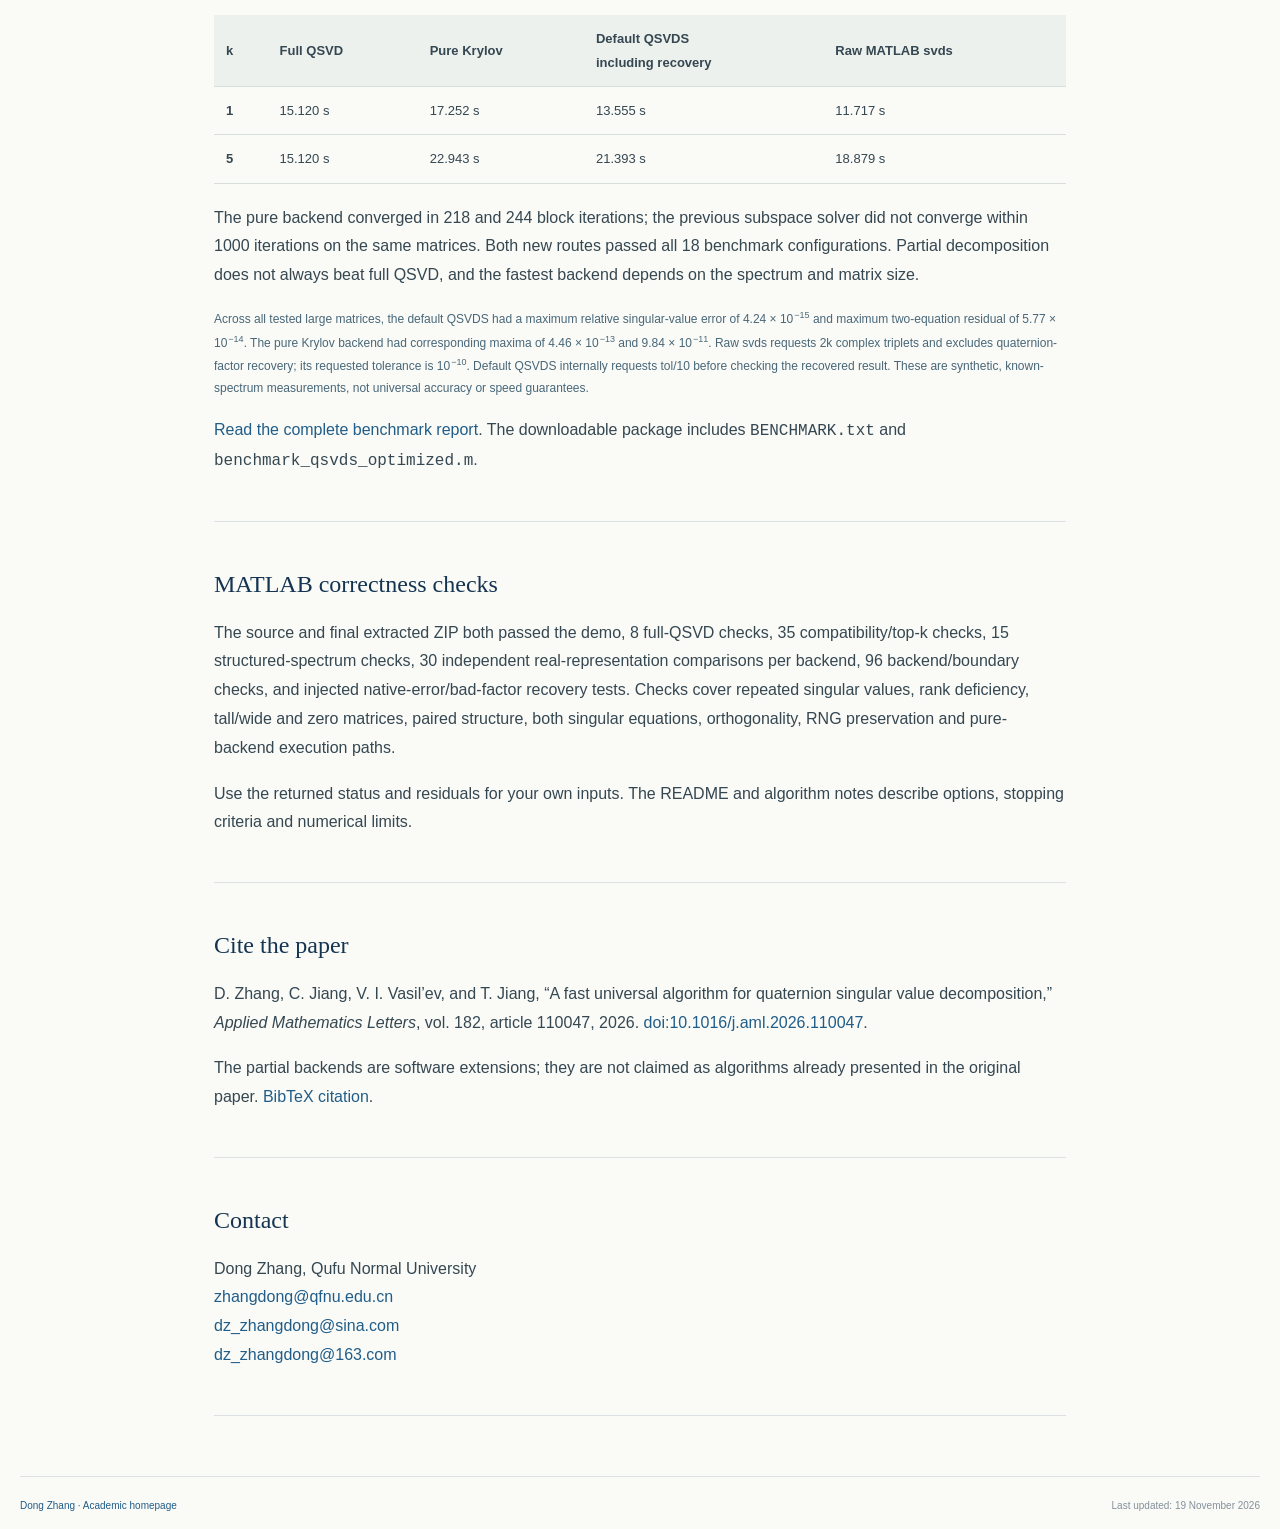
<file: qsvd/index.html>
<!doctype html>
<html lang="en"><head><meta charset="utf-8"><meta name="viewport" content="width=device-width,initial-scale=1">
<title>QSVD and QSVDS | Quaternion SVD in MATLAB and Python</title>
<meta name="description" content="Full quaternion SVD and leading-k singular triplets in MATLAB and Python. Download QSVD/QSVDS with selectable svds and pure Krylov backends, numerical tests and measured benchmarks.">
<link rel="canonical" href="https://zhangdong1107.github.io/qsvd/"><meta name="robots" content="index,follow"><link rel="stylesheet" href="/styles.css">
<style>main.algorithm{max-width:900px;margin:60px auto;padding:0 24px}.algorithm h1{font-size:clamp(28px,5vw,44px);line-height:1.2}.algorithm section{padding:28px 0;scroll-margin-top:24px}.algorithm pre{padding:20px;background:#f1f5f5;overflow:auto;font-size:13px;line-height:1.7}.algorithm code{font-family:Consolas,monospace}.actions{display:flex;gap:18px;flex-wrap:wrap;margin:24px 0}.actions a{padding:12px 18px;background:#174d50;color:white;border-radius:5px}.algorithm p,.algorithm li{line-height:1.8}.algorithm li{margin-bottom:8px}.comparison{overflow-x:auto;margin:20px 0}.comparison table{border-collapse:collapse;width:100%;min-width:650px;font-size:13px}.comparison th,.comparison td{text-align:left;padding:12px;border-bottom:1px solid #d7dedb}.comparison thead{background:#edf1ee}.algorithm .update-note{padding:16px 20px;background:#edf1ee;border-left:3px solid #597666;font-size:14px}.algorithm .small-note{font-size:12px;color:#486778}@media(max-width:480px){main.algorithm{margin:30px auto;padding:0 21px}.algorithm pre{padding:14px}.actions{gap:10px}.actions a{padding:10px 12px}}</style>
<script data-goatcounter="https://zhangdong1107.goatcounter.com/count" async src="/assets/goatcounter.js"></script></head>
<body><a class="skip-link" href="#main">Skip to content</a><header class="site-header"><a class="wordmark" href="/">Dong Zhang<span>Academic homepage</span></a><nav aria-label="Main navigation"><a href="#partial">QSVDS</a><a href="#benchmarks">Benchmarks</a><a href="/#publications">Publications</a><a href="/#contact">Contact</a></nav></header>
<main id="main" class="algorithm"><p class="eyebrow">QSVD / QSVDS · MATLAB and Python</p><h1>Quaternion singular value decomposition</h1>
<p><strong>A fast universal algorithm for quaternion singular value decomposition</strong><br>Dong Zhang, Chuan Jiang, V. I. Vasil’ev, and Tongsong Jiang<br><em>Applied Mathematics Letters</em> 182 (2026), 110047.</p>
<div class="actions"><a href="/downloads/qsvd-aml-matlab.zip?v=20261031" data-goatcounter-click="qsvd-download" data-goatcounter-title="QSVD MATLAB package download click" download="QSVD-AML-MATLAB.zip">Download MATLAB package (ZIP)</a><a href="#python">Python code and download</a><a href="https://github.com/zhangdong1107/QSVD" data-goatcounter-click="qsvd-github" data-goatcounter-title="QSVD GitHub repository click">View source on GitHub</a><a href="https://doi.org/10.1016/j.aml.2026.110047">Read the paper</a></div>
<p class="update-note"><strong>Updated 31 October 2026:</strong> the MATLAB package includes full QSVD and partial QSVDS. QSVDS defaults to MATLAB <code>svds</code> with quaternion-structure recovery and checked singular vectors. Select the pure <code>krylov</code> backend to avoid calling <code>svds</code> or <code>eigs</code>.</p>
<section><h2>MATLAB quick start</h2><ol><li>Download and extract the ZIP.</li><li>In MATLAB, open the extracted <code>QSVD-AML-MATLAB</code> folder.</li><li>Run the demo and checks:</li></ol>
<pre><code>demo_qsvd
test_qsvd
test_qsvd_partial
test_qsvds
test_qsvds_real_reference
test_qsvds_real_reference('krylov')
test_qsvds_backends
test_qsvds_fallback</code></pre>
<p>Validated with MATLAB R2025a on Windows. No quaternion class or third-party toolbox is required. The ZIP includes English documentation, algorithm notes, examples, tests and a reproducible benchmark script.</p></section>
<section id="partial"><h2>Full QSVD or the leading k singular triplets</h2><p>For A = A0 + A1 i + A2 j + A3 k, supply four same-size real matrices. The MATLAB <code>1i</code> below is the ordinary complex unit. Dimensions m and n refer to the original quaternion matrix.</p>
<pre><code>B1 = A0 + 1i*A1;
B2 = A2 + 1i*A3;
[m,n] = size(A0);
AC = quaternion_to_complex(B1,B2);

[U,E,V] = QSVD(AC,m,n);                % Full decomposition
sigma_max = QSVDS(AC,m,n,1);           % Largest value only
[Uk,Ek,Vk,info] = QSVDS(AC,m,n,k);     % Top k values AND vectors

opts = struct('backend','krylov');      % No svds/eigs calls
[Uk,Ek,Vk,info] = QSVDS(AC,m,n,k,opts);

s = diag(Ek(1:k,1:k));                % k quaternion singular values
Ak = Uk*Ek*Vk';                       % Rank-k approximation
disp(info.flag);                      % 0 means checks passed
disp(info.relative_residuals);
disp(info.used_builtin_svds);          % Actual native-backend use</code></pre>
<p>Outputs are complex representations of quaternion factors. k counts quaternion singular values, with genuine multiplicities retained. The partial factor sizes are 2m × 2k, 2k × 2k and 2n × 2k. Existing calls to <code>qsvd_complex(AC,m,n,tol)</code> retain their full-QSVD behavior.</p>
<h3>Select a backend</h3><ul><li><code>backend='svds'</code> (default): MATLAB svds, followed by quaternion pair recovery, thin QSVD refinement and residual/orthogonality checks. This recovery cost is included in the QSVDS timings below.</li><li><code>backend='krylov'</code>: a self-contained, structure-preserving, thick-restarted block Krylov method. It retains search history to improve flat-spectrum convergence and uses the original QSVD on thin projections.</li><li><code>backend='subspace'</code>: the previous two-sided subspace solver, retained for comparison. Flat spectra can converge slowly.</li></ul>
<p>Default tolerance is 10<sup>−10</sup>. Inspect <code>info.flag</code>, <code>info.relative_residuals</code> and <code>info.orthogonality</code>. A failed check is reported rather than presented as successful convergence. A failed native attempt can use the pure Krylov backend, with the reason recorded in <code>info.fallback_reason</code>. An explicit k = min(m,n) request uses full QSVD.</p></section>
<section id="python"><h2>Python with NumPy</h2><p>Use <code>qsvd</code> for a full economy decomposition and <code>qsvds</code> for the leading k quaternion singular triplets. Python QSVDS uses paired block Krylov iteration with thin projected decompositions. It requires only NumPy.</p><p><a href="/downloads/qsvd-python.zip" download="QSVD-Python.zip">Download Python package (ZIP)</a> · <a href="https://github.com/zhangdong1107/QSVD/tree/main/python">Python source and tests</a></p><p>Extract the ZIP, open the folder containing <code>qsvd.py</code>, and install NumPy with <code>python -m pip install numpy</code>.</p><pre><code>import numpy as np
from qsvd import quaternion_to_complex, qsvd, qsvds

rng = np.random.default_rng(8)
a0, a1, a2, a3 = rng.normal(size=(4, 16, 12))
ac = quaternion_to_complex(a0 + 1j*a1, a2 + 1j*a3)

u, s, v = qsvd(ac)
np.testing.assert_allclose((u * np.tile(s, 2)) @ v.conj().T, ac, atol=1e-11)
sigma_max = qsvds(ac, 1, values_only=True)[0]
uk, sk, vk = qsvds(ac, 3)
approx = (uk * np.tile(sk, 2)) @ vk.conj().T</code></pre><p>Each singular value appears once in <code>s</code>. The second half of the columns of <code>v</code> contains the quaternion partners of the first half. Run <code>python -m unittest -v</code> in the extracted folder to check the examples’ numerical properties and compare with an independent real representation. Tested with Python 3.12 and NumPy 2.3.5.</p></section>
<section id="benchmarks"><h2>MATLAB speed and accuracy</h2><p>MATLAB R2025a, Intel Core i5-12500, 6 computation threads. The table shows median wall time over three runs for a 1536 × 1024 quaternion matrix with a flat singular spectrum (3072 × 2048 complex representation). All results shown converged.</p>
<div class="comparison" role="region" aria-label="Flat-spectrum benchmark comparison" tabindex="0"><table><thead><tr><th scope="col">k</th><th scope="col">Full QSVD</th><th scope="col">Pure Krylov</th><th scope="col">Default QSVDS<br>including recovery</th><th scope="col">Raw MATLAB svds</th></tr></thead><tbody><tr><th scope="row">1</th><td>15.120 s</td><td>17.252 s</td><td>13.555 s</td><td>11.717 s</td></tr><tr><th scope="row">5</th><td>15.120 s</td><td>22.943 s</td><td>21.393 s</td><td>18.879 s</td></tr></tbody></table></div>
<p>The pure backend converged in 218 and 244 block iterations; the previous subspace solver did not converge within 1000 iterations on the same matrices. Both new routes passed all 18 benchmark configurations. Partial decomposition does not always beat full QSVD, and the fastest backend depends on the spectrum and matrix size.</p>
<p class="small-note">Across all tested large matrices, the default QSVDS had a maximum relative singular-value error of 4.24 × 10<sup>−15</sup> and maximum two-equation residual of 5.77 × 10<sup>−14</sup>. The pure Krylov backend had corresponding maxima of 4.46 × 10<sup>−13</sup> and 9.84 × 10<sup>−11</sup>. Raw svds requests 2k complex triplets and excludes quaternion-factor recovery; its requested tolerance is 10<sup>−10</sup>. Default QSVDS internally requests tol/10 before checking the recovered result. These are synthetic, known-spectrum measurements, not universal accuracy or speed guarantees.</p>
<p><a href="/downloads/qsvds-benchmark.txt">Read the complete benchmark report</a>. The downloadable package includes <code>BENCHMARK.txt</code> and <code>benchmark_qsvds_optimized.m</code>.</p></section>
<section><h2>MATLAB correctness checks</h2><p>The source and final extracted ZIP both passed the demo, 8 full-QSVD checks, 35 compatibility/top-k checks, 15 structured-spectrum checks, 30 independent real-representation comparisons per backend, 96 backend/boundary checks, and injected native-error/bad-factor recovery tests. Checks cover repeated singular values, rank deficiency, tall/wide and zero matrices, paired structure, both singular equations, orthogonality, RNG preservation and pure-backend execution paths.</p><p>Use the returned status and residuals for your own inputs. The README and algorithm notes describe options, stopping criteria and numerical limits.</p></section>
<section><h2>Cite the paper</h2><p>D. Zhang, C. Jiang, V. I. Vasil’ev, and T. Jiang, “A fast universal algorithm for quaternion singular value decomposition,” <em>Applied Mathematics Letters</em>, vol. 182, article 110047, 2026. <a href="https://doi.org/10.1016/j.aml.2026.110047">doi:10.1016/j.aml.2026.110047</a>.</p><p>The partial backends are software extensions; they are not claimed as algorithms already presented in the original paper. <a href="https://github.com/zhangdong1107/QSVD/blob/main/CITATION.bib">BibTeX citation</a>.</p></section>
<section><h2>Contact</h2><p>Dong Zhang, Qufu Normal University<br><a href="mailto:zhangdong@qfnu.edu.cn">zhangdong@qfnu.edu.cn</a><br><a href="mailto:dz_zhangdong@sina.com">dz_zhangdong@sina.com</a><br><a href="mailto:dz_zhangdong@163.com">dz_zhangdong@163.com</a></p></section></main>
<footer><a href="/">Dong Zhang · Academic homepage</a><span>Last updated: <time datetime="2026-11-19">19 November 2026</time></span></footer></body></html>
</file>
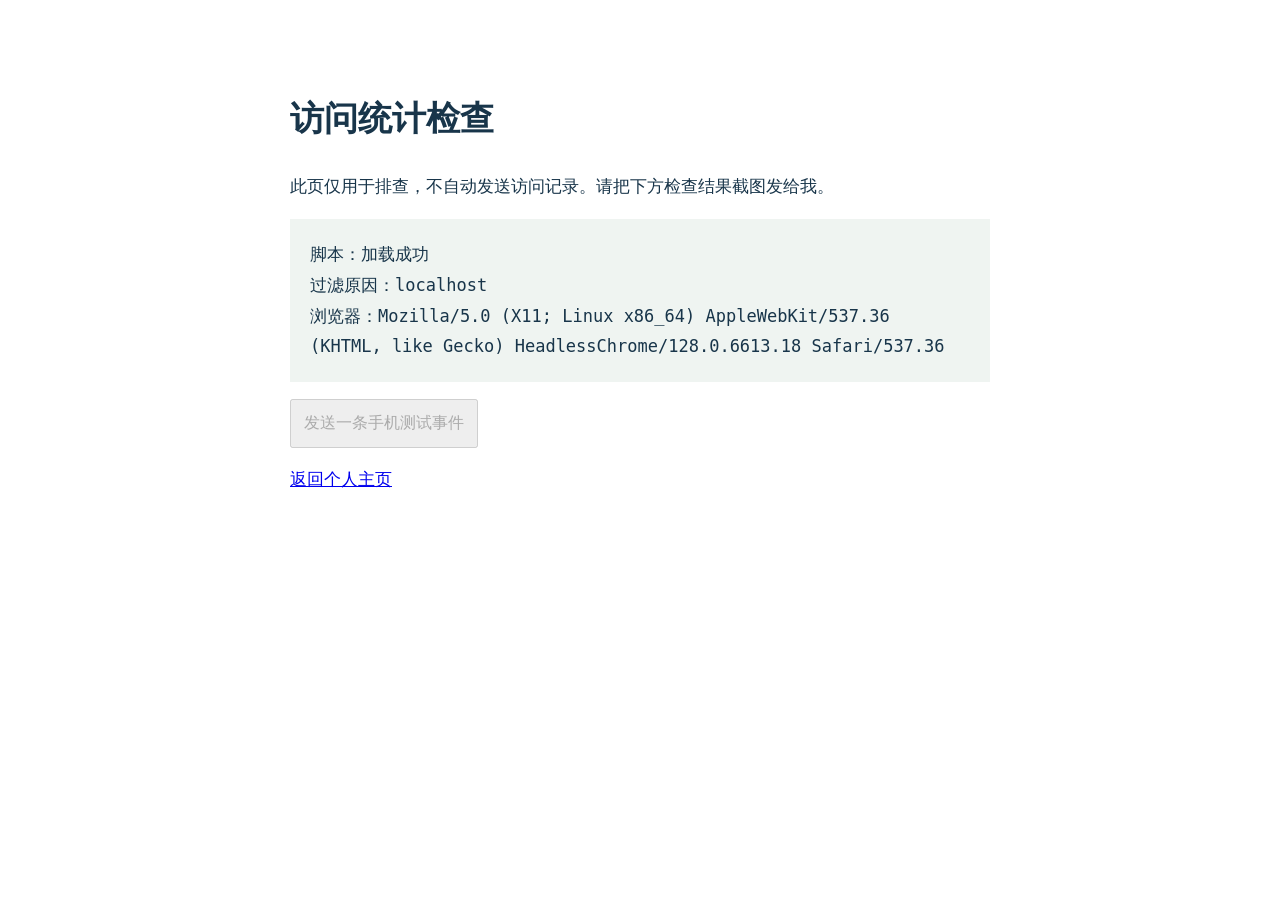
<file: analytics-check.html>
<!doctype html><html lang="zh-CN"><head><meta charset="utf-8"><meta name="viewport" content="width=device-width,initial-scale=1"><meta name="robots" content="noindex"><title>访问统计检查</title><style>body{font:17px/1.8 sans-serif;max-width:700px;margin:45px auto;padding:20px;color:#18354a}#result{padding:20px;background:#eff4f1;white-space:pre-wrap}button{padding:12px;font-size:16px}</style></head><body><h1>访问统计检查</h1><p>此页仅用于排查，不自动发送访问记录。请把下方检查结果截图发给我。</p><pre id="result">正在加载统计脚本…</pre><button id="test" disabled>发送一条手机测试事件</button><p id="note"></p><a href="/">返回个人主页</a><script>window.goatcounter={no_onload:true};function loaded(){var reason=window.goatcounter.filter();document.getElementById('result').textContent='脚本：加载成功\n过滤原因：'+(reason||'未被过滤')+'\n浏览器：'+navigator.userAgent;document.getElementById('test').disabled=!!reason;}document.getElementById('test').onclick=function(){window.goatcounter.count({path:'mobile-diagnostic-test',title:'User-triggered mobile diagnostic test',event:true});document.getElementById('note').textContent='已调用统计发送，请稍后在后台寻找 mobile-diagnostic-test。此提示不代表后台已收到。';this.disabled=true;};</script><script data-goatcounter="https://zhangdong1107.goatcounter.com/count" src="/assets/goatcounter.js" onload="loaded()" onerror="document.getElementById('result').textContent='脚本加载失败'"></script></body></html>
</file>
<file: styles.css>
:root{--background:#fff;--foreground:#253746;--card:#fff;--card-foreground:#253746;--popover:#fff;--popover-foreground:#253746;--primary:#143451;--primary-foreground:#fff;--secondary:#f1f5f8;--secondary-foreground:#143451;--muted:#f1f5f8;--muted-foreground:#62717c;--accent:#eaf1f7;--accent-foreground:#143451;--destructive:#b42318;--border:#dce3e8;--input:#dce3e8;--ring:#326a94;--radius:0.4rem;color-scheme:light}
*{box-sizing:border-box}html{scroll-behavior:smooth;scroll-padding-top:32px}body{margin:0;background:#fff;color:#33434f;font:16px/1.75 Arial,Helvetica,sans-serif;-webkit-font-smoothing:antialiased}a{color:#205d88;text-decoration:none}a:hover{text-decoration:underline;text-underline-offset:4px}a:focus-visible{outline:2px solid #326a94;outline-offset:5px}p{margin:0 0 17px}h1,h2,h3{color:#143451}h1,h2{font-family:Georgia,"Times New Roman",serif;font-weight:400;line-height:1.2}h3{font-size:16px;line-height:1.5;margin:0 0 6px;font-weight:600}.site-header{max-width:1180px;margin:auto;min-height:99px;border-bottom:1px solid #dce3e8;display:flex;align-items:center;justify-content:space-between;gap:28px}.wordmark{color:#143451;font-size:19px;font-weight:700;letter-spacing:-.4px}.wordmark span{display:block;font-size:10px;font-weight:400;text-transform:uppercase;letter-spacing:2px;color:#78838b}.site-header nav{display:flex;gap:27px;font-size:13px}.site-header nav a{color:#455560}.page-shell{max-width:1180px;margin:64px auto 0;display:grid;grid-template-columns:247px minmax(0,1fr);gap:83px}.profile{align-self:start;position:sticky;top:32px}.monogram{width:84px;height:84px;border:1px solid #c9d6df;display:flex;justify-content:center;align-items:center;position:relative;font-family:Georgia,serif;font-size:35px;letter-spacing:-3px;color:#143451;background:#f6f8fa;margin-bottom:27px}.monogram span{font:10px Arial;position:absolute;right:-5px;bottom:9px;background:white;padding:2px;color:#7794a9}.profile h1{font-size:40px;letter-spacing:-1.3px;margin:0 0 4px}.chinese-name{font-size:17px;color:#7b8790;letter-spacing:5px;margin-bottom:25px}.role{font-size:12px;color:#205d88;margin-bottom:17px}.affiliation{font-size:14px;line-height:1.8}.affiliation strong{font-weight:600}.profile-links{display:flex;flex-direction:column;gap:7px;margin-top:26px;font-size:13px}.location{font-size:12px;color:#7a858e;margin-top:28px}main{min-width:0}section{padding:39px 0 42px;border-bottom:1px solid #dce3e8;scroll-margin-top:25px}.intro{padding-top:0;padding-bottom:44px}.eyebrow{font-size:10px;font-weight:600;letter-spacing:1.9px;text-transform:uppercase;color:#698094;margin-bottom:17px}.intro h2{font-size:43px;letter-spacing:-1px;margin:0 0 23px}.intro p:not(.eyebrow){font-size:17px;line-height:1.85}.text-link{display:inline-flex;gap:25px;font-size:13px;font-weight:600;margin-top:5px}.section-heading{display:flex;align-items:center;gap:14px;margin-bottom:24px}.section-number{font-size:11px;color:#7d93a4;letter-spacing:1px}.section-heading h2{font-size:29px;margin:0}.research-grid{display:grid;grid-template-columns:1fr 1fr;gap:25px 36px}.research-grid p{font-size:14px;color:#697680;margin:0;line-height:1.7}.timeline>div{display:grid;grid-template-columns:160px 1fr;gap:20px;padding:4px 0 23px}.date{font-size:12px;color:#71818c;padding-top:3px}.timeline p:not(.date){font-size:14px;margin:0}.support{border-left:2px solid #afc5d5;padding:3px 0 3px 20px;margin-top:5px}.support h3{font-size:14px}.support p{font-size:13px;line-height:1.8;color:#62717c;margin:0}.count{font-size:10px;text-transform:uppercase;letter-spacing:1.4px;color:#728593;margin-left:auto}.section-note{font-size:12px;color:#73808a;line-height:1.7}.year-nav{display:flex;flex-wrap:wrap;gap:10px 20px;font-size:12px;border-bottom:1px solid #e8edf0;padding:1px 0 20px}.publication-year{scroll-margin-top:30px}.publication-year>h3{font:25px Georgia,serif;margin:31px 0 18px;display:flex;align-items:center;gap:15px}.publication-year>h3 span{font:10px Arial,sans-serif;color:#778895;text-transform:uppercase;letter-spacing:.7px}.publication-year ol{list-style:none;counter-reset:papers;margin:0;padding:0}.publication-year li{position:relative;margin-bottom:26px;padding-left:25px;counter-increment:papers}.publication-year li:before{content:counter(papers,decimal-leading-zero);position:absolute;left:0;top:3px;font-size:10px;color:#9aa8b2}.paper-title{font-size:16px;font-weight:600;line-height:1.55;display:block;color:#1d547c;margin-bottom:6px}.paper-title span{font-size:12px;white-space:nowrap;color:#8aa2b4}.authors{font-size:12px;line-height:1.8;margin:0 0 2px;color:#63717c}.authors strong{color:#263e50;font-weight:600}sup{font-size:9px;margin-left:1px}.citation{font-size:12px;margin:0;color:#61727e}.citation strong{font-weight:600}.online-date{font-size:11px;color:#718592;margin:2px 0 0}.doi{font-size:10px;color:#7a8e9d;overflow-wrap:anywhere}.contact-grid{display:grid;grid-template-columns:1fr 1.25fr;gap:30px;margin-top:25px}.contact-grid h3{font-size:10px;letter-spacing:1.3px;text-transform:uppercase;color:#7c8d99}.contact-grid p,.contact-grid a{font-size:13px}.contact-grid p{margin:0}footer{max-width:1180px;margin:40px auto 30px;display:flex;gap:30px;justify-content:space-between;font-size:11px;color:#84909a}.skip-link{position:absolute;top:-100px;left:20px;background:white;padding:12px;z-index:10}.skip-link:focus{top:10px}
@media(max-width:1250px){.site-header,.page-shell,footer{margin-left:40px;margin-right:40px}.page-shell{gap:50px;grid-template-columns:220px minmax(0,1fr)}}
@media(max-width:800px){.site-header{padding:20px 0;align-items:start;flex-direction:column;gap:17px}.site-header nav{gap:20px;flex-wrap:wrap}.page-shell{grid-template-columns:1fr;margin-top:35px;gap:32px}.profile{position:static;display:grid;grid-template-columns:85px 1fr;column-gap:23px;border-bottom:1px solid #dce3e8;padding-bottom:26px}.monogram{grid-row:1/5;margin:0}.profile h1{font-size:34px}.chinese-name{margin:0}.role{margin:5px 0 0}.affiliation{grid-column:2;font-size:13px;margin:8px 0}.affiliation br{display:none}.affiliation strong{display:block}.profile-links{grid-column:1/-1;flex-direction:row;flex-wrap:wrap;gap:8px 20px;margin-top:20px}.location{grid-column:1/-1;margin:13px 0 0}.intro h2{font-size:36px}.intro p:not(.eyebrow){font-size:16px}footer{flex-wrap:wrap;gap:10px 20px}}
@media(max-width:480px){.site-header,.page-shell,footer{margin-left:23px;margin-right:23px}.site-header nav{font-size:12px;gap:15px}.research-grid,.contact-grid{grid-template-columns:1fr;gap:22px}.timeline>div{grid-template-columns:1fr;gap:3px}.date{margin:0}.section-heading h2{font-size:25px}.count{font-size:9px}.publication-year>h3{align-items:start;flex-direction:column;gap:7px}.profile-links{font-size:12px}.eyebrow{font-size:9px;letter-spacing:1.2px}}
@media(prefers-reduced-motion:reduce){html{scroll-behavior:auto}}@media print{.site-header nav,.monogram,.year-nav,.text-link,footer a{display:none}.profile{position:static}.page-shell{display:block;margin:20px}.profile{margin-bottom:25px}.publication-year li{break-inside:avoid}body{font-size:12px}a{color:inherit}}
.profile-portrait{display:block;width:186px;height:auto;aspect-ratio:4/5;object-fit:cover;object-position:center;max-width:100%;border:1px solid #dce3e8;margin-bottom:25px;border-radius:3px}.qsvd-shortcut{display:inline-flex;gap:17px;margin:9px 0 0 28px;font-size:13px;font-weight:600}.contact-grid a{display:block;overflow-wrap:anywhere}.publication-year .featured-paper{background:#f0f5f9;border:1px solid #c4d5e2;border-left:3px solid #245d86;padding:21px 23px;margin:0 0 29px;scroll-margin-top:25px}.publication-year .featured-paper:before{display:none}.code-label{display:block;font-size:10px;font-weight:700;letter-spacing:1.25px;text-transform:uppercase;color:#245d86;margin-bottom:9px}.paper-software{display:flex;align-items:center;gap:13px;flex-wrap:wrap;margin-top:15px}.download-button{display:inline-flex;align-items:center;gap:8px;background:#143451;color:white;padding:8px 14px;border-radius:3px;font-size:12px;font-weight:600}.download-button:hover{background:#245d86;text-decoration:none}.paper-software>span{font-size:10px;color:#718593}.download-button:focus-visible{outline-offset:3px}@media(max-width:800px){.profile{grid-template-columns:105px minmax(0,1fr)}.profile-portrait{grid-row:1/6;width:105px;margin:0}.profile-links{grid-column:1/-1}.profile .affiliation{grid-column:2}}@media(max-width:480px){.qsvd-shortcut{margin:12px 0 0;display:flex;width:max-content}.publication-year .featured-paper{padding:17px}.paper-software{gap:9px}}@media print{.profile-portrait{width:100px}.download-button{background:transparent;color:#143451;border:1px solid #c4d5e2}}

/* Academic editorial layout */
:root{--ink:#18354a;--muted-ink:#596b75;--rule:#dce2e3;--paper:#fafaf7}
body{background:var(--paper);color:#354751;font-family:Arial,Helvetica,sans-serif;font-size:16px;line-height:1.8;border-top:5px solid var(--ink)}
.site-header{max-width:1240px;min-height:104px;border-color:var(--rule)}
.wordmark{font-family:Georgia,'Times New Roman',serif;font-size:26px;font-weight:400;letter-spacing:-.6px}.wordmark span{font-family:Arial,sans-serif;font-size:9px;letter-spacing:2.2px;margin-top:3px}
.site-header nav{gap:25px;font-size:12px}.site-header nav a{padding:8px 0}.site-header nav a:hover{color:#18354a}
.page-shell{max-width:1240px;grid-template-columns:240px minmax(0,1fr);gap:82px;margin-top:62px}.profile{top:28px;padding-right:28px;border-right:1px solid var(--rule)}
.profile-portrait{width:172px;aspect-ratio:4/5;border:0;border-radius:2px;margin-bottom:25px;box-shadow:0 5px 20px #18354a0b}.profile h1{font-size:39px}.chinese-name{font-size:16px;letter-spacing:4px;margin-bottom:19px}.role{line-height:1.7;font-size:12px;color:#486778}.affiliation{font-size:13px}.profile-links{font-size:12px;gap:8px;margin-top:22px}.profile-links a{overflow-wrap:anywhere}.location{font-size:11px}
.intro{padding-bottom:36px;border-bottom:0}.eyebrow{color:#728077;font-size:10px;letter-spacing:1.8px}.intro h2{font-size:clamp(32px,3.3vw,46px);line-height:1.2;letter-spacing:-1.2px;margin-bottom:25px}.intro-accent{color:#697e82}.intro p:not(.eyebrow){font-size:16px;line-height:1.85;max-width:740px}.text-link,.qsvd-shortcut{font-size:12px}.qsvd-shortcut{margin-left:25px}
section{padding:40px 0;border-color:var(--rule)}.section-heading{gap:15px;margin-bottom:25px}.section-heading h2{font-size:31px;letter-spacing:-.5px}.section-number{color:#9a8666;font-size:10px}.count{font-size:10px}.research-grid{gap:24px 38px}.research-grid>div{padding-left:16px;border-left:2px solid #d6ddd9}.research-grid h3{font-size:14px}.research-grid p{font-size:13px;line-height:1.8}
.software-feature{display:flex;gap:28px;justify-content:space-between;align-items:center;padding:27px 30px;background:#edf1ee;border:1px solid #d8e0da;border-left:3px solid #738879;margin:2px 0 3px}.software-feature .eyebrow{font-size:9px;margin:0 0 8px}.software-feature h2{font-size:31px;margin:0 0 9px}.software-feature h2 span{font:10px Arial,sans-serif;letter-spacing:1px;color:#61786b}.software-feature p{font-size:14px;line-height:1.65;margin:0;max-width:430px}.software-feature .software-meta{font-size:10px;margin-top:11px;color:#6b7b74}.software-actions{display:flex;flex-direction:column;gap:12px;flex-shrink:0}.software-actions>a:not(.download-button){font-size:11px}.download-button{padding:10px 15px;background:#244b50;border-radius:2px;font-size:11px}.download-button:hover{background:#183b40}
.timeline>div{grid-template-columns:145px 1fr;padding-bottom:25px}.support{border:0;border-top:1px solid var(--rule);padding:26px 0 0;margin-top:3px}.support>h3{font-family:Georgia,serif;font-weight:400;font-size:25px;margin-bottom:23px}.support h4{font-size:10px;text-transform:uppercase;letter-spacing:1.5px;color:#6f7d76;margin:25px 0 10px}.funding-list{padding:0;margin:0;list-style:none}.funding-list li{padding:12px 0;border-bottom:1px dotted #d7dedb}.support p{font-size:13px;line-height:1.8;color:#4c606a}.funding-list strong{font-size:11px;letter-spacing:.3px;color:#244b50}.funding-list em{font-style:normal;font-size:11px;color:#7b827c}
.section-note{font-size:12px;line-height:1.8}.year-nav{display:flex;flex-wrap:wrap;gap:8px;margin-bottom:32px}.year-nav a{font-size:11px;padding:4px 10px;border:1px solid #d9dfdc;border-radius:2px;background:#fff}.year-nav a:hover{background:#e9efeb;text-decoration:none}.publication-year>h3{font-family:Georgia,serif;font-size:25px;color:#8c7a61;border-bottom:1px solid #e1e5e0;padding-bottom:9px;margin-top:28px}.publication-year>h3 span{font-family:Arial,sans-serif;font-size:10px;color:#7e888c}.paper-title{font-family:Georgia,'Times New Roman',serif;font-size:18px;line-height:1.5;color:#183f59}.authors{font-size:12px!important;line-height:1.8}.citation{font-size:12px!important}.doi,.online-date{font-size:10px!important}.publication-year li{margin-bottom:25px}.publication-year .featured-paper{background:#f0f4f2;border-color:#d0dcd5;border-left-color:#597666;padding:23px;margin-bottom:29px}.code-label{font-size:9px;color:#4c705c}.contact-grid{background:#f0f3ef;padding:24px;gap:25px}.contact-grid h3{font-size:12px}.contact-grid a,.contact-grid p{font-size:12px}
footer{max-width:1240px;border-top:1px solid var(--rule);padding-top:20px;margin-top:45px;font-size:10px}
@media(min-width:1450px){.page-shell{gap:95px;grid-template-columns:250px minmax(0,1fr)}}
@media(max-width:1100px){.page-shell{gap:42px;grid-template-columns:210px minmax(0,1fr)}.profile{padding-right:22px}.software-feature{align-items:flex-start;flex-direction:column;gap:19px}.software-actions{flex-direction:row;align-items:center;flex-wrap:wrap}.intro h2{font-size:35px}}
@media(max-width:800px){.site-header{min-height:0;padding:20px 0;gap:12px}.site-header nav{gap:18px}.page-shell{display:block;margin-top:30px}.profile{position:static;border-right:0;padding-right:0;grid-template-columns:110px minmax(0,1fr);column-gap:24px;margin-bottom:34px}.profile-portrait{width:110px;grid-row:1/6}.profile h1{font-size:34px}.profile .chinese-name{margin:0}.profile .role{margin:5px 0}.profile .affiliation{margin:4px 0}.profile-links{margin-top:16px}.intro h2{font-size:36px}.software-feature{padding:23px}.contact-grid{padding:20px}footer{gap:12px 22px}}
@media(max-width:480px){.site-header,.page-shell,footer{margin-left:21px;margin-right:21px}.site-header nav{gap:13px;font-size:11px}.wordmark{font-size:23px}.profile{column-gap:19px;grid-template-columns:94px minmax(0,1fr)}.profile-portrait{width:94px}.profile h1{font-size:31px}.profile-links{font-size:11px}.intro h2{font-size:30px;letter-spacing:-.7px}.intro p:not(.eyebrow){font-size:14px}.qsvd-shortcut{margin-left:0}.research-grid{gap:20px}.section-heading h2{font-size:27px}.software-feature{padding:20px}.software-actions{gap:12px}.paper-title{font-size:17px}.support p{font-size:12px}.timeline>div{grid-template-columns:1fr}.publication-year .featured-paper{padding:18px}.count{letter-spacing:.7px;font-size:9px}}
@media print{body{background:#fff;border:0}.profile{border:0;position:static}.software-feature{background:none;break-inside:avoid}.page-shell{display:block}.site-header,.software-actions{display:none}.funding-list li{break-inside:avoid}}
.software-update{margin:12px 0 0;font-size:12px;line-height:1.8;color:#486778}.software-update code{font-family:Consolas,monospace}
</file>
